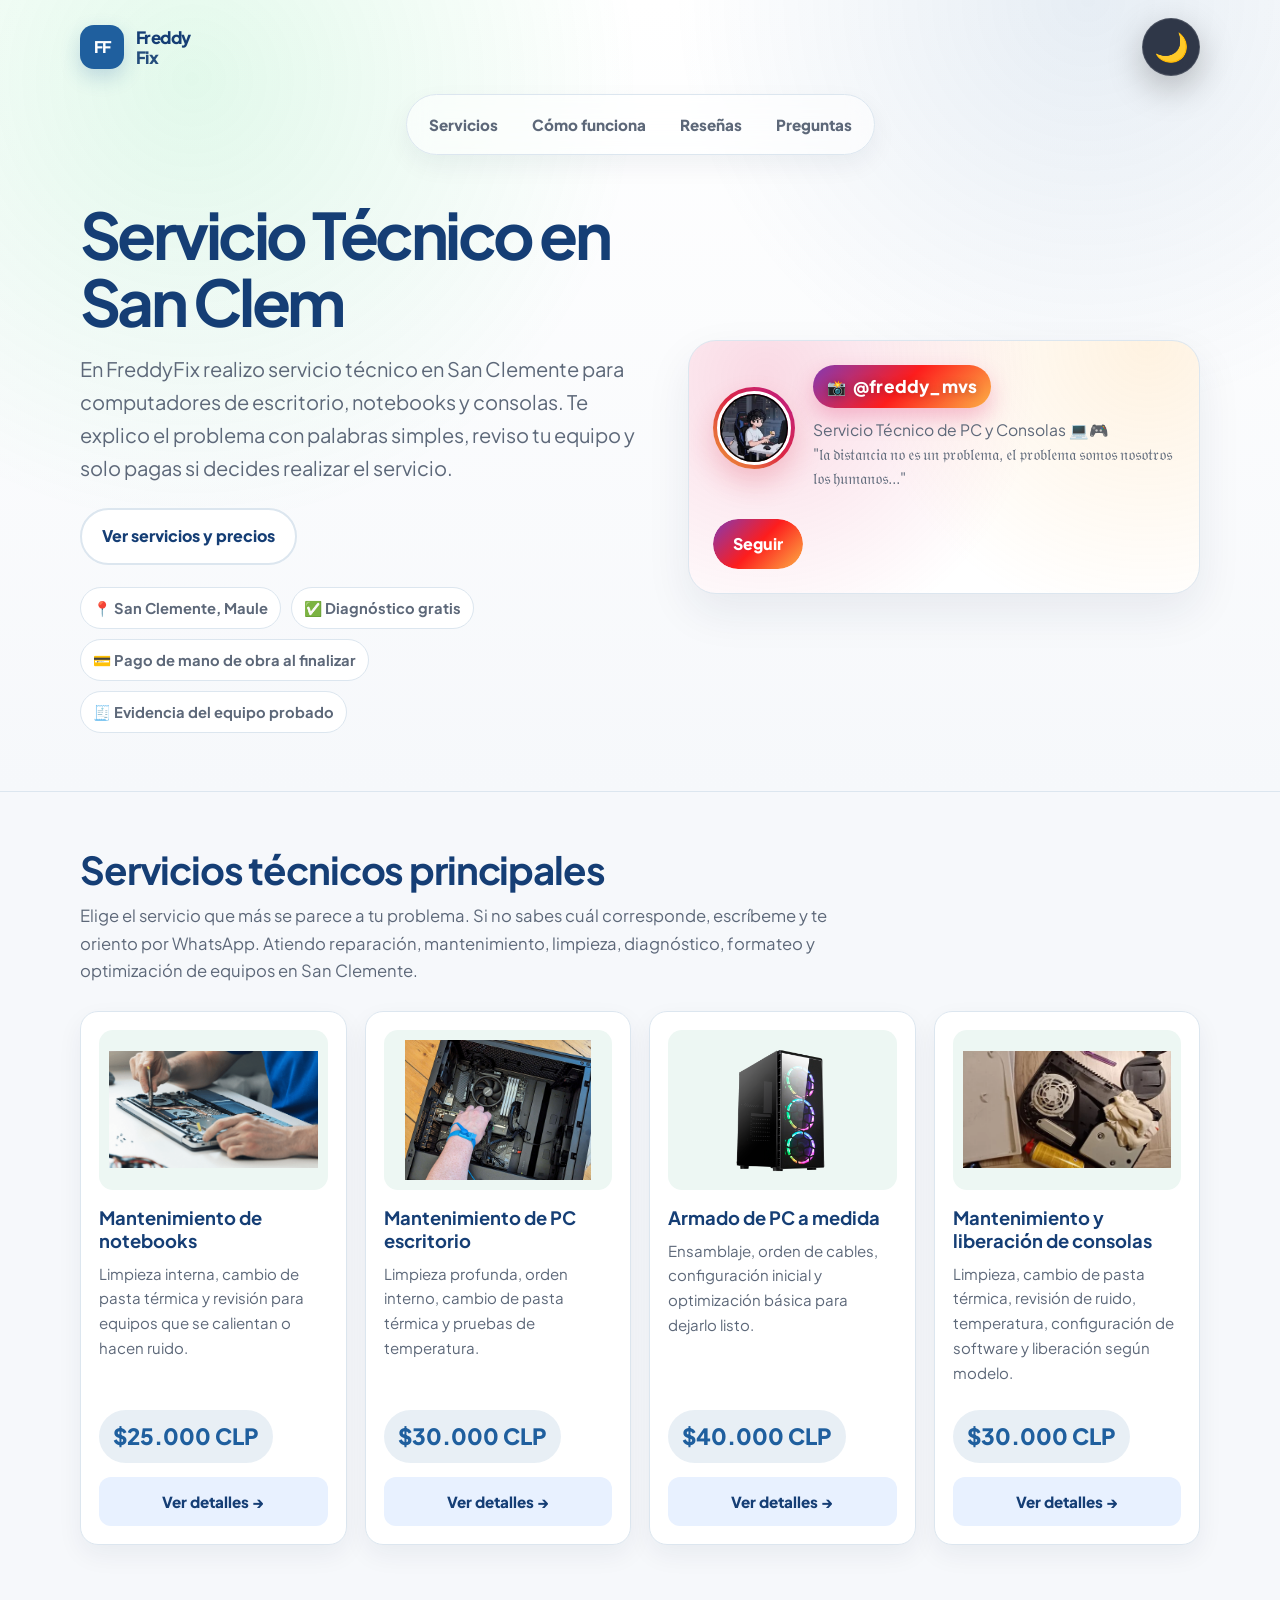
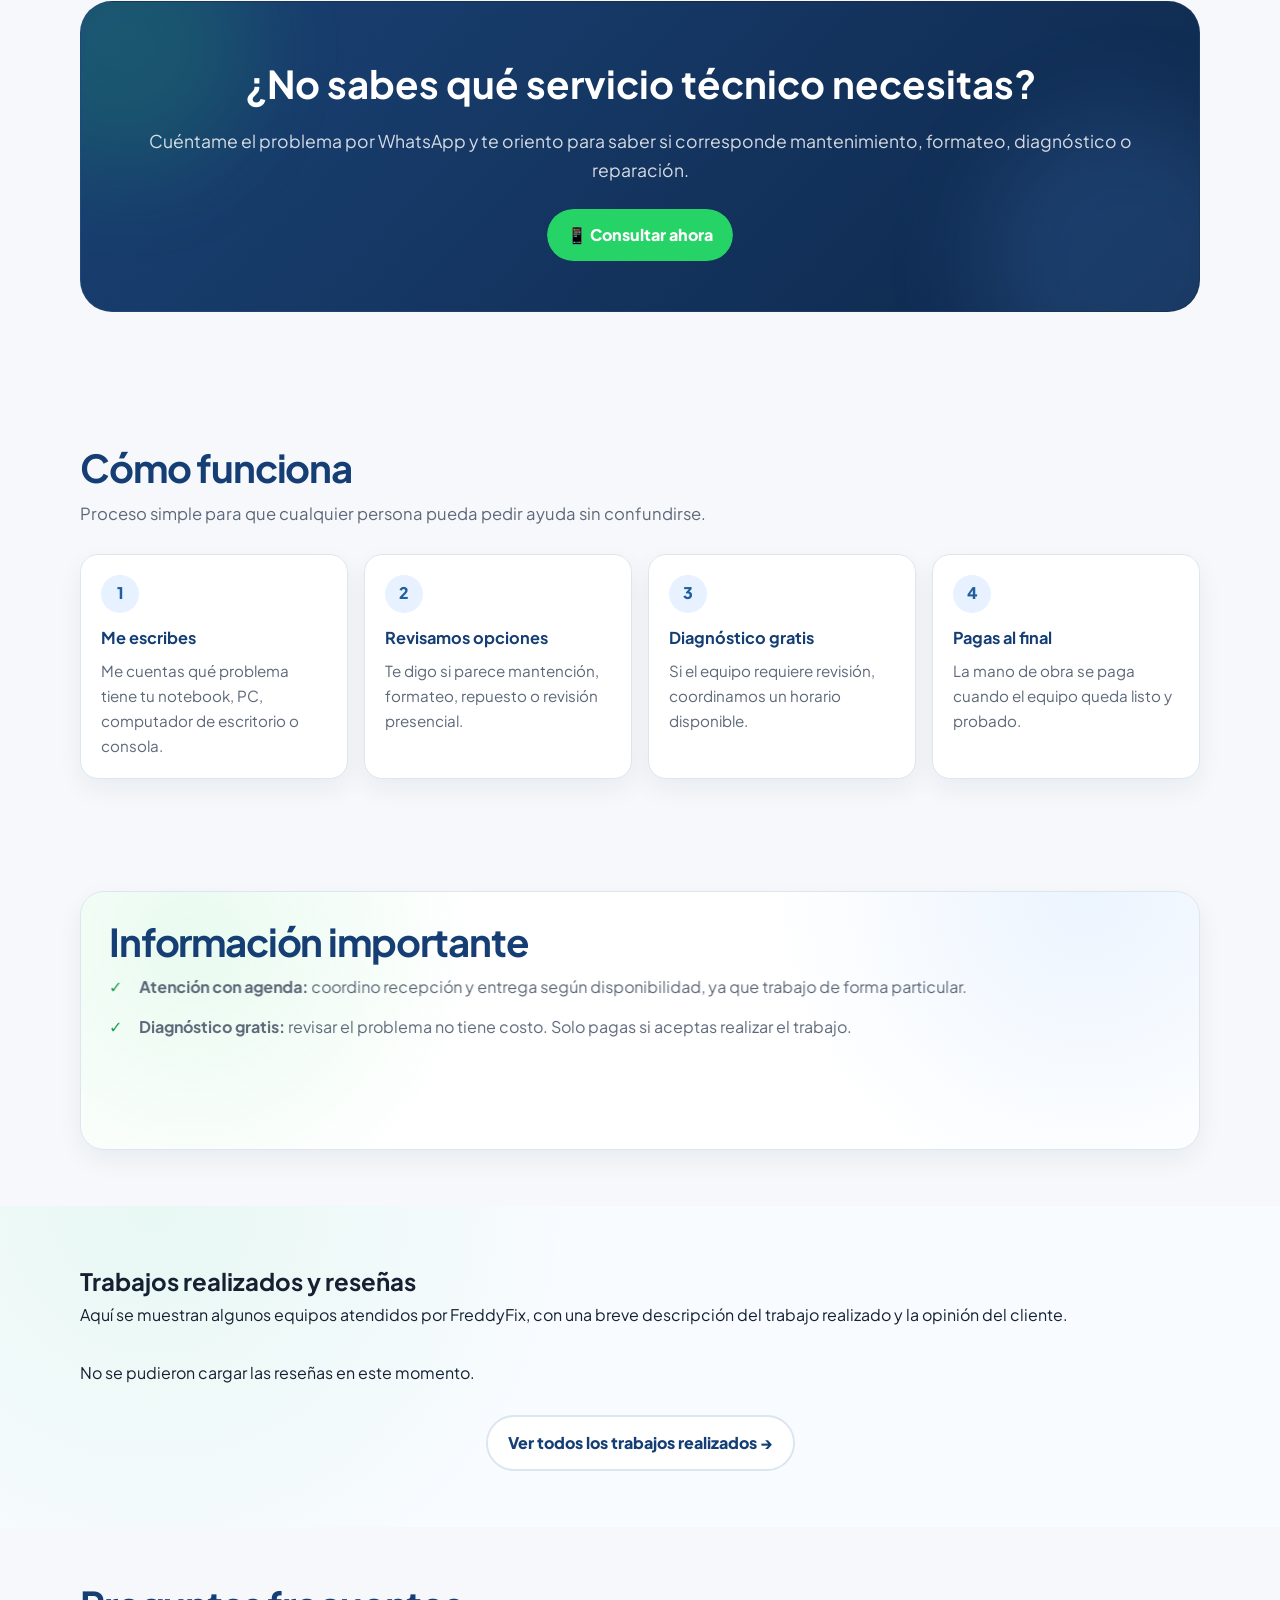
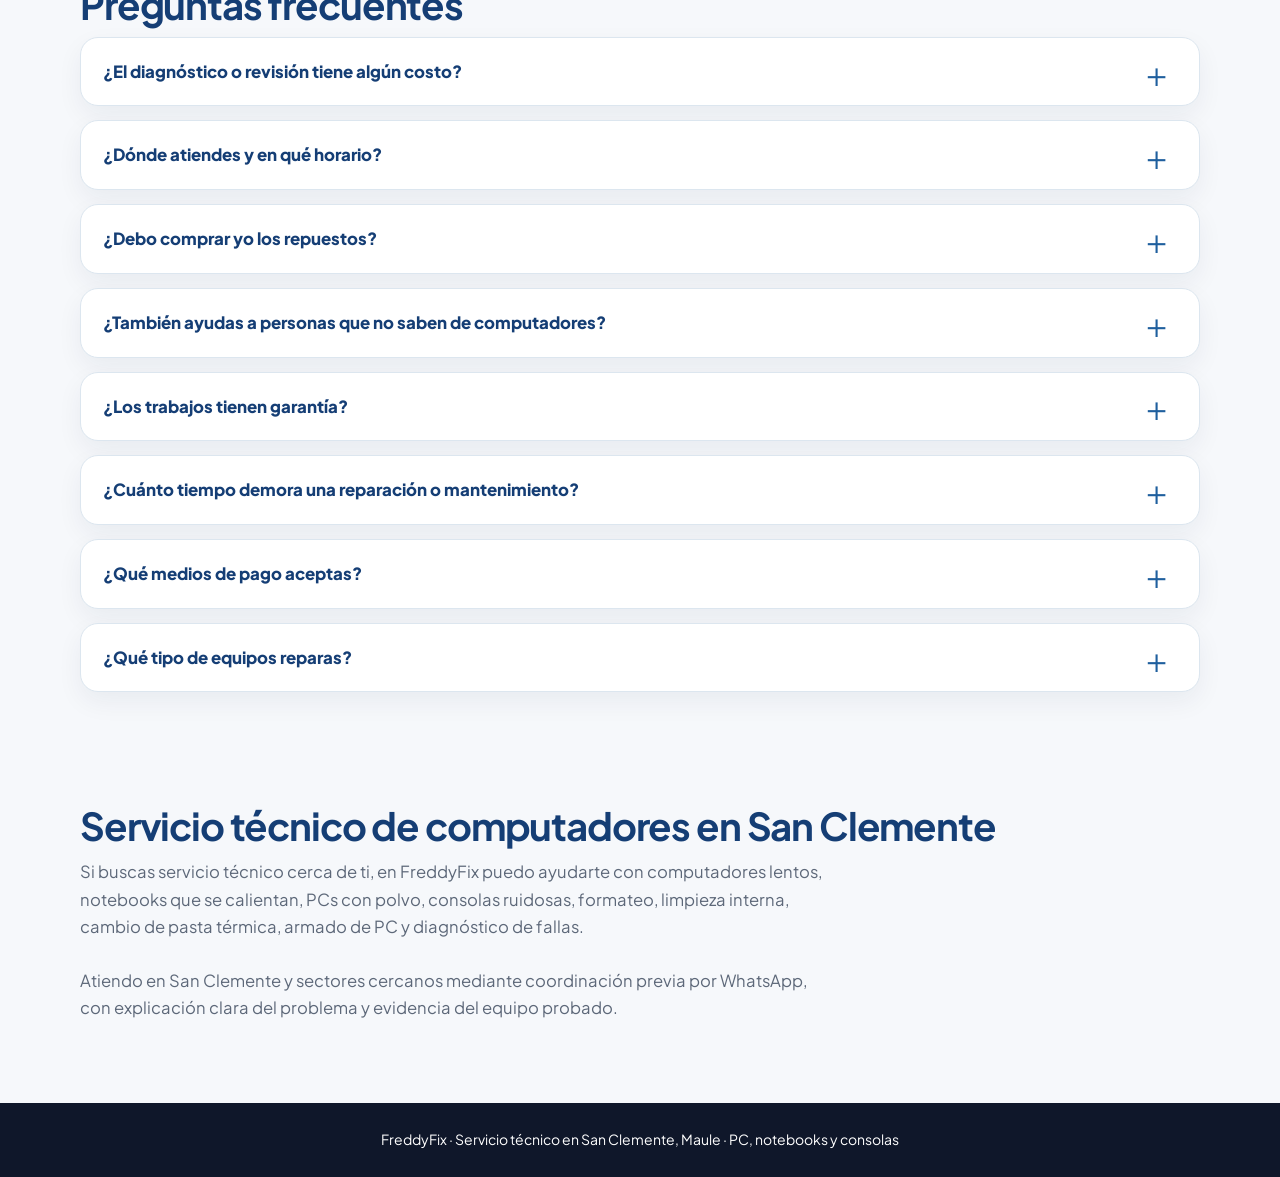
<file: index.html>
<!DOCTYPE html>
<html lang="es">
<head>
    <meta charset="UTF-8">
    <meta name="viewport" content="width=device-width, initial-scale=1.0">
    <link rel="canonical" href="https://www.freddyfix.cl/">
    <meta name="robots" content="index, follow">
    <title>Servicio Técnico en San Clemente | PC, Notebooks y Consolas - FreddyFix</title>
    <meta name="description" content="Servicio técnico en San Clemente para PC, notebooks y consolas. Mantenimiento, limpieza, formateo, diagnóstico, armado de PC y optimización con atención por WhatsApp.">
    <meta name="keywords" content="Freddy Fix, FreddyFix, servicio técnico San Clemente, servicio técnico PC San Clemente, reparación de computadores San Clemente, reparación de notebooks, mantenimiento de notebooks, mantenimiento de PC, armado de PC, servicio técnico consolas San Clemente, formateo de computadores">

<meta property="og:title" content="Servicio Técnico en San Clemente | FreddyFix">
<meta property="og:description" content="Servicio técnico para PC, notebooks y consolas en San Clemente. Mantenimiento, limpieza, diagnóstico, armado de PC y atención por WhatsApp.">
<meta property="og:type" content="website">
<meta property="og:url" content="https://www.freddyfix.cl/">
<meta property="og:site_name" content="FreddyFix">
<meta property="og:image" content="https://www.freddyfix.cl/imagenes/og-freddyfix.png">
<meta property="og:image:width" content="1200">
<meta property="og:image:height" content="630">
    

    <link rel="icon" href="https://www.freddyfix.cl/favicon.svg" type="image/svg+xml">
    <link rel="icon" href="https://www.freddyfix.cl/favicon.png" type="image/png">
    <link rel="shortcut icon" href="https://www.freddyfix.cl/favicon.png" type="image/png">
    <link rel="manifest" href="/site.webmanifest">
    <link rel="apple-touch-icon" href="https://www.freddyfix.cl/favicon.png">
    <meta name="theme-color" content="#1f5f9e">

    <link rel="stylesheet" href="/style.css?v=13">

<style>
/* Instagram dentro del hero */
.hero-instagram-card {
    position: relative;
    overflow: hidden;
    border: 1px solid var(--line);
    border-radius: 28px;
    padding: 24px;
    background:
        radial-gradient(circle at 15% 15%, rgba(225, 48, 108, .18), transparent 17rem),
        radial-gradient(circle at 90% 0%, rgba(252, 176, 69, .16), transparent 18rem),
        var(--surface);
    box-shadow: var(--shadow);
}

.hero-instagram-card::before {
    content: "";
    position: absolute;
    inset: 0;
    background: linear-gradient(120deg, transparent, rgba(255,255,255,.16), transparent);
    transform: translateX(-120%);
    animation: heroInstagramGlow 6s ease-in-out infinite;
    pointer-events: none;
}

@keyframes heroInstagramGlow {
    0%, 55% { transform: translateX(-120%); }
    75%, 100% { transform: translateX(120%); }
}

.hero-instagram-link {
    position: relative;
    z-index: 1;
    display: flex;
    text-decoration: none;
    color: inherit;
}

.hero-instagram-card .ig-profile {
    width: 100%;
    display: grid;
    grid-template-columns: auto 1fr;
    align-items: center;
    gap: 18px;
}

.hero-instagram-card .ig-avatar-ring {
    width: 112px;
    height: 112px;
    min-width: 112px;
    min-height: 112px;
    border-radius: 50%;
    padding: 4px;
    background: linear-gradient(45deg, #f09433, #e6683c, #dc2743, #cc2366, #bc1888);
    overflow: hidden;
    box-shadow: 0 14px 28px rgba(220, 39, 67, .22);
}

.hero-instagram-card .ig-avatar {
    width: 100%;
    height: 100%;
    display: block;
    border-radius: 50%;
    object-fit: cover;
    object-position: center;
    border: 3px solid var(--surface);
}

.hero-instagram-card .instagram-label {
    display: inline-flex;
    align-items: center;
    width: fit-content;
    margin-bottom: 10px;
    padding: 7px 14px;
    border-radius: 999px;
    color: #ffffff;
    background: linear-gradient(135deg, #833ab4, #fd1d1d, #fcb045);
    font-size: 1.08rem;
    font-weight: 900;
    letter-spacing: .01em;
    box-shadow: 0 10px 22px rgba(225, 48, 108, .28);
    text-shadow: 0 1px 8px rgba(0,0,0,.25);
}

.hero-instagram-card .instagram-label::before {
    content: "📸";
    margin-right: 7px;
    font-size: .95rem;
}

.hero-instagram-card .ig-bio-real {
    margin: 0;
    color: var(--muted);
    font-size: .98rem;
    line-height: 1.55;
}

.hero-instagram-btn {
    grid-column: 1 / -1;
    justify-self: start;
    margin-top: 10px;
}

body.dark-mode .hero-instagram-card .ig-avatar {
    border-color: var(--surface);
}

body.dark-mode .hero-instagram-card .ig-bio-real {
    color: #dbeafe;
}

@media (hover: hover) {
    .hero-instagram-card {
        transition: transform .25s ease, box-shadow .25s ease, border-color .25s ease;
    }

    .hero-instagram-card:hover {
        transform: translateY(-6px);
        border-color: rgba(225, 48, 108, .45);
        box-shadow: 0 24px 50px rgba(225, 48, 108, .16);
    }

    .hero-instagram-card:hover .ig-avatar-ring {
        transform: scale(1.04) rotate(4deg);
    }
}

@media (max-width: 720px) {
    .hero-instagram-card .ig-profile {
        grid-template-columns: 1fr;
        text-align: center;
        justify-items: center;
    }

    .hero-instagram-btn {
        justify-self: stretch;
        width: 100%;
    }
}
</style>

<script type="application/ld+json">
{
  "@context": "https://schema.org",
  "@type": "ComputerRepair",
  "name": "FreddyFix",
  "url": "https://www.freddyfix.cl/",
  "image": "https://www.freddyfix.cl/imagenes/og-freddyfix.png",
  "description": "Servicio técnico en San Clemente para PC, notebooks y consolas. Mantenimiento, limpieza, diagnóstico, formateo, armado de PC y optimización.",
  "areaServed": {
    "@type": "City",
    "name": "San Clemente"
  },
  "address": {
    "@type": "PostalAddress",
    "addressLocality": "San Clemente",
    "addressRegion": "Maule",
    "addressCountry": "CL"
  },
  "contactPoint": {
    "@type": "ContactPoint",
    "telephone": "+56 9 5685 6850",
    "contactType": "customer service",
    "availableLanguage": "Spanish"
  },
  "sameAs": [
    "https://www.instagram.com/Freddy_mvs/"
  ],
  "makesOffer": [
    {
      "@type": "Offer",
      "itemOffered": {
        "@type": "Service",
        "name": "Mantenimiento de notebooks"
      }
    },
    {
      "@type": "Offer",
      "itemOffered": {
        "@type": "Service",
        "name": "Mantenimiento de PC de escritorio"
      }
    },
    {
      "@type": "Offer",
      "itemOffered": {
        "@type": "Service",
        "name": "Armado de PC"
      }
    },
    {
      "@type": "Offer",
      "itemOffered": {
        "@type": "Service",
        "name": "Mantenimiento y liberación de consolas"
      }
    }
  ]
}
</script>

</head>

<body>

<a class="skip-link" href="#servicios">Saltar a servicios</a>

<header class="site-header">
    <div class="container">
        <nav class="nav" aria-label="Navegación principal">
            <a class="logo" href="index.html" aria-label="FreddyFix inicio">
                <span class="logo-mark">FF</span>
                <span class="logo-text">
                    <span>Freddy</span>
                    <span>Fix</span>
                </span>
            </a>
             <button id="theme-toggle" class="theme-toggle" type="button" aria-label="Cambiar modo oscuro">
                🌙
            </button>
        </nav>
            <div class="nav-links">
                <a href="#servicios">Servicios</a>
                <a href="#como-funciona">Cómo funciona</a>
                <a href="#trabajos-resenas">Reseñas</a>
                <a href="#preguntas">Preguntas</a>
            </div>

        <section class="hero">
            <div class="hero-content">
                <h1>Servicio Técnico en San Clemente para PC, Notebooks y Consolas</h1>
                <p>
                    En FreddyFix realizo servicio técnico en San Clemente para computadores de escritorio, notebooks y consolas.
                    Te explico el problema con palabras simples, reviso tu equipo y solo pagas si decides realizar el servicio.
                </p>

                <div class="hero-actions">
                    <a class="btn-secondary" href="#servicios">Ver servicios y precios</a>
                </div>

                <ul class="trust-list" aria-label="Beneficios principales">
                    <li>📍 San Clemente, Maule</li>
                    <li>✅ Diagnóstico gratis</li>
                    <li>💳 Pago de mano de obra al finalizar</li>
                    <li>🧾 Evidencia del equipo probado</li>
                </ul>
            </div>
            <aside class="hero-instagram-card" aria-label="Instagram FreddyFix">
                <a href="https://www.instagram.com/Freddy_mvs/" target="_blank" rel="noopener" class="hero-instagram-link">
                    <div class="ig-profile">
                        <div class="ig-avatar-ring">
                            <img src="imagenes/tu_foto_de_perfil.jpeg" alt="freddy_mvs" class="ig-avatar">
                        </div>

                        <div class="ig-info">
                            <div class="ig-header">
                                <span class="instagram-label">@freddy_mvs</span>
                            </div>

                            <p class="ig-bio-real">
                                Servicio Técnico de PC y Consolas 💻🎮<br>
                                "𝔩𝔞 𝔡𝔦𝔰𝔱𝔞𝔫𝔠𝔦𝔞 𝔫𝔬 𝔢𝔰 𝔲𝔫 𝔭𝔯𝔬𝔟𝔩𝔢𝔪𝔞, 𝔢𝔩 𝔭𝔯𝔬𝔟𝔩𝔢𝔪𝔞 𝔰𝔬𝔪𝔬𝔰 𝔫𝔬𝔰𝔬𝔱𝔯𝔬𝔰 𝔩𝔬𝔰 𝔥𝔲𝔪𝔞𝔫𝔬𝔰..."
                            </p>
                        </div>

                        <div class="instagram-btn hero-instagram-btn">
                            Seguir
                        </div>
                    </div>
                </a>
            </aside>
        </section>
    </div>
</header>

<main id="contenido">

    <section class="section" id="servicios">
        <div class="container">
            <h2 class="section-title">Servicios técnicos principales</h2>
            <p class="section-lead">
                Elige el servicio que más se parece a tu problema. Si no sabes cuál corresponde, escríbeme y te oriento por WhatsApp.
                Atiendo reparación, mantenimiento, limpieza, diagnóstico, formateo y optimización de equipos en San Clemente.
            </p>

            <div class="catalog">
                <a href="mantenimiento-notebooks.html" class="card">
                    <img src="imagenes/reparacion_laptop.webp" alt="Notebook en reparación">
                    <h3>Mantenimiento de notebooks</h3>
                    <p>Limpieza interna, cambio de pasta térmica y revisión para equipos que se calientan o hacen ruido.</p>
                    <span class="price"> $25.000 CLP</span>
                    <span class="card-link">Ver detalles →</span>
                </a>

                <a href="mantenimiento-pc-escritorio.html" class="card">
                    <img src="imagenes/Mantenimiento_pc.jpg" alt="Computador de escritorio en mantenimiento">
                    <h3>Mantenimiento de PC escritorio</h3>
                    <p>Limpieza profunda, orden interno, cambio de pasta térmica y pruebas de temperatura.</p>
                    <span class="price"> $30.000 CLP</span>
                    <span class="card-link">Ver detalles →</span>
                </a>

                <a href="armado-pc.html" class="card">
                    <img src="imagenes/Pc_escrtorio.png" alt="Computador armado a medida">
                    <h3>Armado de PC a medida</h3>
                    <p>Ensamblaje, orden de cables, configuración inicial y optimización básica para dejarlo listo.</p>
                    <span class="price"> $40.000 CLP</span>
                    <span class="card-link">Ver detalles →</span>
                </a>

                <a href="consolas.html" class="card">
                    <img src="imagenes/consolas.webp" alt="Consolas de videojuegos">
                    <h3>Mantenimiento y liberación de consolas</h3>
                    <p>Limpieza, cambio de pasta térmica, revisión de ruido, temperatura, configuración de software y liberación según modelo.</p>
                    <span class="price"> $30.000 CLP</span>
                    <span class="card-link">Ver detalles →</span>
                </a>
            </div>
        </div>
    </section>

<section class="container">
        <div class="final-cta">
            <h2>¿No sabes qué servicio técnico necesitas?</h2>
            <p>Cuéntame el problema por WhatsApp y te oriento para saber si corresponde mantenimiento, formateo, diagnóstico o reparación.</p>
            <a class="btn-primary" href="https://wa.me/56956856850?text=Hola%20Freddy%2C%20no%20s%C3%A9%20qu%C3%A9%20servicio%20necesito.%20%C2%BFMe%20puedes%20orientar%3F" target="_blank" rel="noopener">
                📱 Consultar ahora
            </a>
        </div>
    </section>

    <section class="section" id="como-funciona">
        <div class="container">
            <h2 class="section-title">Cómo funciona</h2>
            <p class="section-lead">Proceso simple para que cualquier persona pueda pedir ayuda sin confundirse.</p>

            <div class="steps">
                <article class="step">
                    <span>1</span>
                    <h3>Me escribes</h3>
                    <p>Me cuentas qué problema tiene tu notebook, PC, computador de escritorio o consola.</p>
                </article>
                <article class="step">
                    <span>2</span>
                    <h3>Revisamos opciones</h3>
                    <p>Te digo si parece mantención, formateo, repuesto o revisión presencial.</p>
                </article>
                <article class="step">
                    <span>3</span>
                    <h3>Diagnóstico gratis</h3>
                    <p>Si el equipo requiere revisión, coordinamos un horario disponible.</p>
                </article>
                <article class="step">
                    <span>4</span>
                    <h3>Pagas al final</h3>
                    <p>La mano de obra se paga cuando el equipo queda listo y probado.</p>
                </article>
            </div>
        </div>
    </section>

<section class="section" id="confianza">
    <div class="container">
        <div class="info-box fade-up">
            <h2 class="section-title">Información importante</h2>
            <ul>
                <li><strong>Atención con agenda:</strong> coordino recepción y entrega según disponibilidad, ya que trabajo de forma particular.</li>
                <li><strong>Diagnóstico gratis:</strong> revisar el problema no tiene costo. Solo pagas si aceptas realizar el trabajo.</li>
                <li><strong>Repuestos a pedido:</strong> si tu equipo necesita piezas, te aviso el valor antes de comprar cualquier componente.</li>
                <li><strong>Transparencia:</strong> entrego evidencia del equipo funcionando, limpio o probado según el servicio realizado.</li>
            </ul>
        </div>
    </div>
</section>

<section class="trabajos-resenas-section" id="trabajos-resenas">
    <div class="section-header">
        <h2>Trabajos realizados y reseñas</h2>
        <p>
            Aquí se muestran algunos equipos atendidos por FreddyFix, con una breve descripción del trabajo realizado y la opinión del cliente.
        </p>
    </div>

    <div id="trabajos-resenas-container" class="trabajos-resenas-grid"></div>

    <div class="ver-todos-trabajos">
        <a href="/trabajos.html" class="btn-secondary">Ver todos los trabajos realizados →</a>
    </div>
</section>

    <section class="section" id="preguntas">
        <div class="container">
            <h2 class="section-title">Preguntas frecuentes</h2>
            <div class="faq">
                <details>
                    <summary>¿El diagnóstico o revisión tiene algún costo?</summary>
                    <p>¡El diagnóstico es sin costo! Primero reviso a fondo tu equipo para identificar la falla, te explico el problema con claridad y te propongo la solución más conveniente. Solo pagas la mano de obra si decides realizar la reparación o mantenimiento conmigo.Si decides no hacer el arreglo, te devuelvo tu equipo sin ningún cobro.</p>
                </details>
                <details>
                    <summary>¿Dónde atiendes y en qué horario?</summary>
                    <p>Trabajo desde mi taller particular ubicado en San Clemente. Debido a mis horarios académicos universitarios, la recepción y entrega de equipos se realiza de manera exclusiva mediante previa coordinación. Te invito a escribirme por WhatsApp para agendar el horario que mejor nos acomode.</p>
                </details>
                <details>
                    <summary>¿Debo comprar yo los repuestos?</summary>
                    <p>Para evitar problemas logísticos o errores en los componentes, es preferible que yo gestione la compra del repuesto. Primero te indicaré el costo exacto para que realices el pago por adelantado. De esta manera, la pieza llegará directo a mi taller y todo el proceso será mucho más rápido y seguro para ti.</p>
                </details>
                <details>
                    <summary>¿También ayudas a personas que no saben de computadores?</summary>
                    <p>¡Claro que sí! Mi objetivo es hacer la tecnología fácil de entender. Te explico todo con palabras sencillas y sin tecnicismos, para ayudarte a tomar la mejor decisión con total confianza.</p>
                </details>
                <details>
                    <summary>¿Los trabajos tienen garantía?</summary>
                    <p>Esta dependerá del fabricante o de la tienda donde los compremos. Si un componente nuevo presenta alguna falla de fábrica, te ayudaré a gestionar el cambio con la tienda para instalar la pieza correcta sin problemas.</p>
                </details>

                <details>
                    <summary>¿Cuánto tiempo demora una reparación o mantenimiento?</summary>
                    <p>El tiempo varía según el servicio. Un mantenimiento estándar suele ser rápido. Sin embargo, si necesitamos encargar repuestos que deben llegar por envío, o si mis horarios universitarios están más ajustados esa semana, podría tomar algunos días adicionales. Siempre te mantendré informado del estado y los tiempos exactos de tu equipo.</p>
                </details>

                <details>
                    <summary>¿Qué medios de pago aceptas?</summary>
                    <p>Acepto pagos en efectivo y transferencias bancarias a mi CuentaRUT.</p>
                </details>

                <details>
                    <summary>¿Qué tipo de equipos reparas?</summary>
                    <p>Me especializo en el diagnóstico, reparación y mantenimiento de computadores de escritorio (PC), notebooks (laptops) y consolas de videojuegos, No trabajo con celulares ni tablets o con equipos marca Apple</p>
                </details>

                </div>
        </div>
    </section>
    <section class="section" id="servicio-tecnico-san-clemente">
        <div class="container">
            <h2 class="section-title">Servicio técnico de computadores en San Clemente</h2>
            <p class="section-lead">
                Si buscas servicio técnico cerca de ti, en FreddyFix puedo ayudarte con computadores lentos,
                notebooks que se calientan, PCs con polvo, consolas ruidosas, formateo, limpieza interna,
                cambio de pasta térmica, armado de PC y diagnóstico de fallas.
            </p>
            <p class="section-lead">
                Atiendo en San Clemente y sectores cercanos mediante coordinación previa por WhatsApp,
                con explicación clara del problema y evidencia del equipo probado.
            </p>
        </div>
    </section>

</main>
<footer class="footer">
    <p>FreddyFix · Servicio técnico en San Clemente, Maule · PC, notebooks y consolas</p>
</footer>
<script src="comentarios.js"></script>

<script>
    // --- LÓGICA DEL MODO OSCURO (ONDA DE EXPANSIÓN Y CONTRACCIÓN) ---
    const themeToggle = document.getElementById("theme-toggle");
    const savedTheme = localStorage.getItem("freddyfix-theme");

    if (savedTheme === "dark") {
        document.body.classList.add("dark-mode");
        if (themeToggle) themeToggle.textContent = "☀️";
    }

    if (themeToggle) {
        themeToggle.addEventListener("click", (e) => {
            const isCurrentlyDark = document.body.classList.contains("dark-mode");
            const goingToDark = !isCurrentlyDark;

            if (!document.startViewTransition) {
                document.body.classList.toggle("dark-mode");
                localStorage.setItem("freddyfix-theme", goingToDark ? "dark" : "light");
                themeToggle.textContent = goingToDark ? "☀️" : "🌙";
                return;
            }

            const x = e.clientX || innerWidth / 2;
            const y = e.clientY || innerHeight / 2;
            const endRadius = Math.hypot(
                Math.max(x, innerWidth - x),
                Math.max(y, innerHeight - y)
            );

            if (!goingToDark) {
                document.documentElement.classList.add("return-light");
            }

            const transition = document.startViewTransition(() => {
                document.body.classList.toggle("dark-mode");
                localStorage.setItem("freddyfix-theme", goingToDark ? "dark" : "light");
                themeToggle.textContent = goingToDark ? "☀️" : "🌙";
            });

            transition.ready.then(() => {
                const clipPath = [
                    `circle(0px at ${x}px ${y}px)`,
                    `circle(${endRadius}px at ${x}px ${y}px)`
                ];

                document.documentElement.animate(
                    {
                        clipPath: goingToDark ? clipPath : [...clipPath].reverse()
                    },
                    {
                        duration: 600,
                        easing: "ease-in-out",
                        pseudoElement: goingToDark
                            ? "::view-transition-new(root)"
                            : "::view-transition-old(root)"
                    }
                );
            });

            transition.finished.then(() => {
                document.documentElement.classList.remove("return-light");
            });
        });
    }

    // --- ANIMACIONES GENERALES AL HACER SCROLL ---
    const elementosAnimados = document.querySelectorAll(
        ".section, .card, .step, details, .final-cta, .instagram-banner-content"
    );

    elementosAnimados.forEach((elemento) => {
        elemento.classList.add("fade-up");
    });

    const observerAnimaciones = new IntersectionObserver((entradas) => {
        entradas.forEach((entrada) => {
            if (entrada.isIntersecting) {
                entrada.target.classList.add("show");
                observerAnimaciones.unobserve(entrada.target);
            }
        });
    }, {
        threshold: 0.12
    });

    elementosAnimados.forEach((elemento) => {
        observerAnimaciones.observe(elemento);
    });

    // --- CASCADA REAL PARA INFORMACIÓN IMPORTANTE ---
    const infoBoxes = document.querySelectorAll(".info-box");

    const observerInfoBox = new IntersectionObserver((entradas) => {
        entradas.forEach((entrada) => {
            if (entrada.isIntersecting) {
                const caja = entrada.target;
                const items = caja.querySelectorAll("li");

                caja.classList.add("info-visible");

                items.forEach((item, index) => {
                    setTimeout(() => {
                        item.classList.add("info-item-visible");
                    }, 200 + index * 180);
                });

                observerInfoBox.unobserve(caja);
            }
        });
    }, {
        threshold: 0.25
    });

    infoBoxes.forEach((caja) => {
        observerInfoBox.observe(caja);
    });
</script>

<script>
    // --- EFECTO DE ESCRITURA AUTOMÁTICA PARA EL TÍTULO PRINCIPAL ---
    document.addEventListener("DOMContentLoaded", () => {
        const titulo = document.querySelector(".hero-content h1");

        if (titulo) {
            const texto = titulo.textContent;
            titulo.textContent = "";
            titulo.style.opacity = "1";

            let i = 0;

            function escribir() {
                if (i < texto.length) {
                    titulo.textContent += texto.charAt(i);
                    i++;
                    setTimeout(escribir, 45);
                }
            }

            setTimeout(escribir, 300);
        }
    });
</script>
<script>
    document.querySelectorAll(".faq details").forEach((detalle) => {
        const summary = detalle.querySelector("summary");
        const contenidoOriginal = Array.from(detalle.children).filter(
            (child) => child.tagName.toLowerCase() !== "summary"
        );

        const wrapper = document.createElement("div");
        wrapper.className = "faq-content";

        contenidoOriginal.forEach((elemento) => {
            wrapper.appendChild(elemento);
        });

        detalle.appendChild(wrapper);

        summary.addEventListener("click", (e) => {
            e.preventDefault();

            const estaAbierto = detalle.classList.contains("faq-open");

            if (estaAbierto) {
                wrapper.style.maxHeight = wrapper.scrollHeight + "px";

                requestAnimationFrame(() => {
                    wrapper.style.maxHeight = "0px";
                    detalle.classList.remove("faq-open");
                });

                setTimeout(() => {
                    detalle.removeAttribute("open");
                }, 450);
            } else {
                detalle.setAttribute("open", "");
                detalle.classList.add("faq-open");

                wrapper.style.maxHeight = "0px";

                requestAnimationFrame(() => {
                    wrapper.style.maxHeight = wrapper.scrollHeight + "px";
                });
            }
        });
    });
</script>

<script>
    // FAQ con apertura/cierre fluido real
    document.querySelectorAll(".faq details").forEach((detalle) => {
        if (detalle.querySelector(".faq-content")) return;

        const summary = detalle.querySelector("summary");
        const contenidoOriginal = Array.from(detalle.children).filter(
            (child) => child.tagName.toLowerCase() !== "summary"
        );

        const wrapper = document.createElement("div");
        wrapper.className = "faq-content";

        contenidoOriginal.forEach((elemento) => {
            wrapper.appendChild(elemento);
        });

        detalle.appendChild(wrapper);

        summary.addEventListener("click", (e) => {
            e.preventDefault();

            const estaAbierto = detalle.classList.contains("faq-open");

            if (estaAbierto) {
                wrapper.style.maxHeight = wrapper.scrollHeight + "px";

                requestAnimationFrame(() => {
                    wrapper.style.maxHeight = "0px";
                    detalle.classList.remove("faq-open");
                });

                setTimeout(() => {
                    detalle.removeAttribute("open");
                }, 450);
            } else {
                detalle.setAttribute("open", "");
                detalle.classList.add("faq-open");

                wrapper.style.maxHeight = "0px";

                requestAnimationFrame(() => {
                    wrapper.style.maxHeight = wrapper.scrollHeight + "px";
                });
            }
        });
    });
</script>
</body>
</html>
</file>
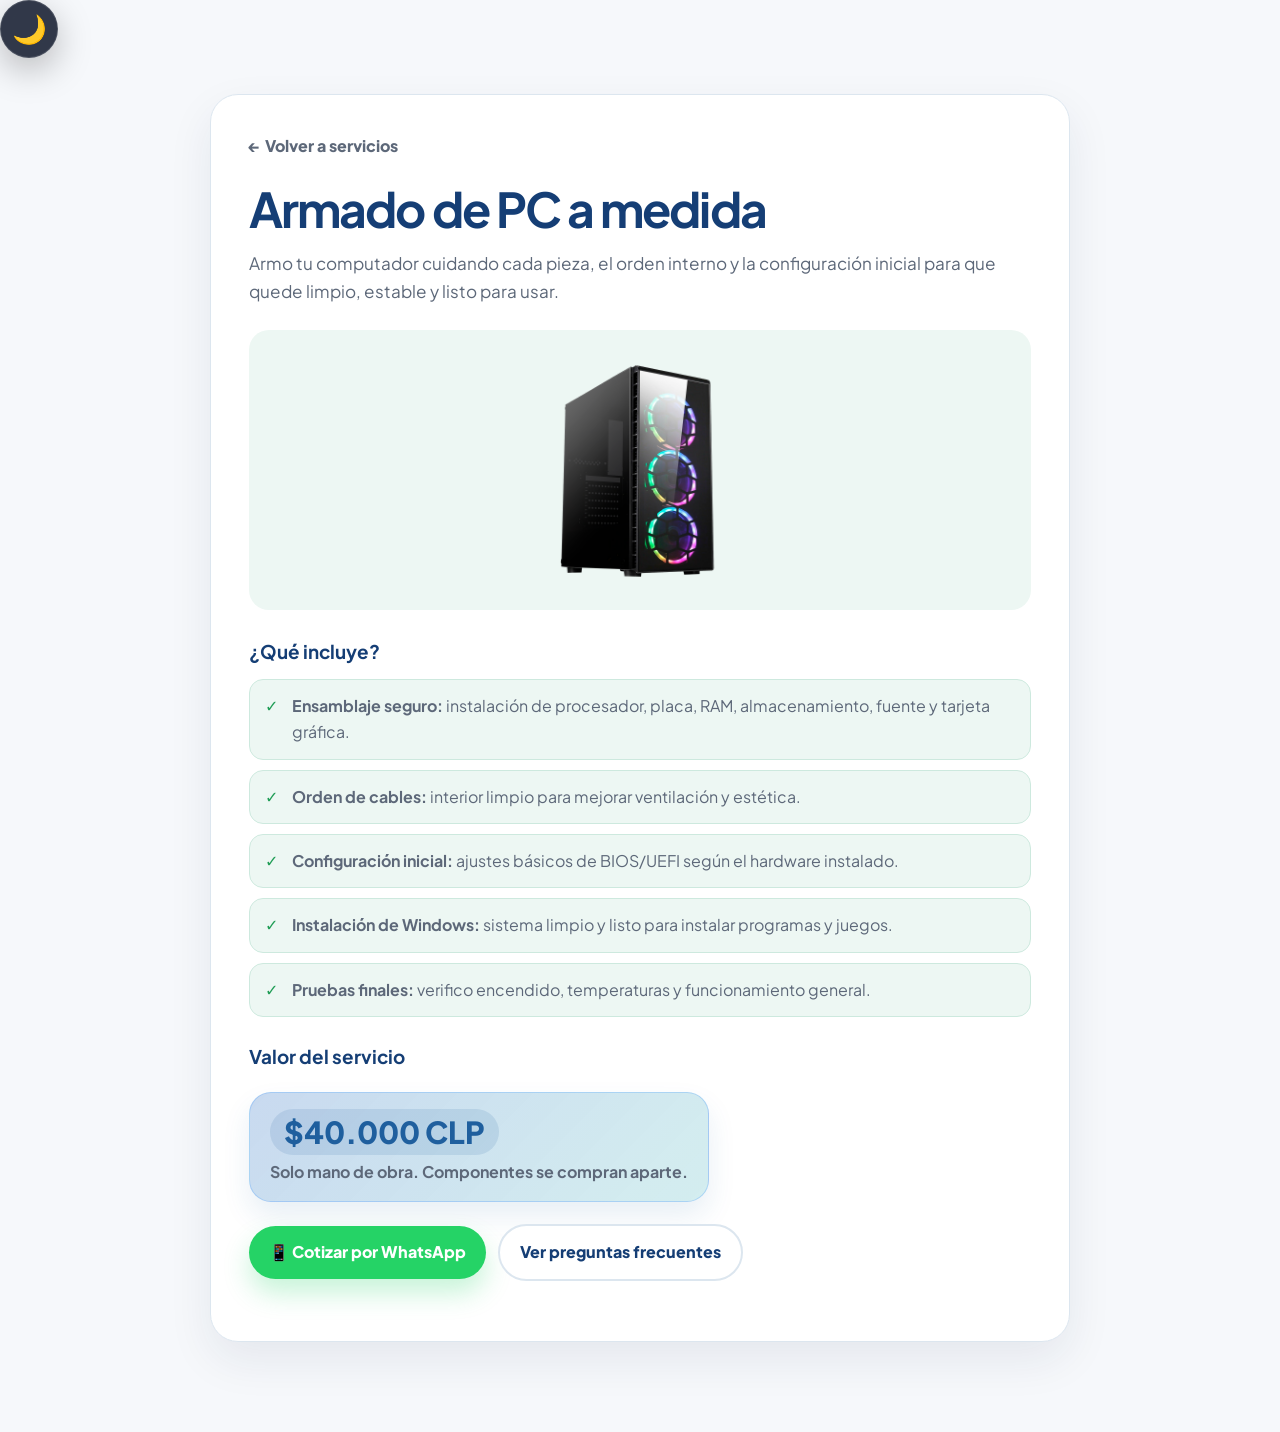
<file: armado-pc.html>
<!DOCTYPE html>
<html lang="es">
<head>
    <meta charset="UTF-8">
    <meta name="viewport" content="width=device-width, initial-scale=1.0">
    <title>Armado de PC a medida | FreddyFix</title>
    <meta name="description" content="Armado de PC a medida en San Clemente. Diagnóstico gratis y atención por WhatsApp.">
    <link rel="stylesheet" href="/style.css?v=13">
    <link rel="icon" href="/favicon.svg" type="image/svg+xml">
    <link rel="icon" href="/favicon.png" type="image/png">
    <link rel="manifest" href="/site.webmanifest">

<style>
/* =========================================================
   FREDDYFIX - ANIMACIONES FORZADAS PARA PÁGINAS DE SERVICIO
   ========================================================= */

body.animaciones-listas .detail-wrapper {
    animation: detalleCajaEntrada .75s cubic-bezier(.2,.8,.2,1) both;
}

body.animaciones-listas .detail-back,
body.animaciones-listas .detail-wrapper h1,
body.animaciones-listas .detail-intro,
body.animaciones-listas .detail-image,
body.animaciones-listas .servicio-adicional,
body.animaciones-listas .detail-wrapper h2,
body.animaciones-listas .price-badge,
body.animaciones-listas .notice,
body.animaciones-listas .detail-actions a {
    opacity: 0;
    transform: translateY(28px);
    animation: detalleSube .72s cubic-bezier(.2,.8,.2,1) both;
}

body.animaciones-listas .detail-back { animation-delay: .08s; }
body.animaciones-listas .detail-wrapper h1 { animation-delay: .16s; }
body.animaciones-listas .detail-intro { animation-delay: .26s; }
body.animaciones-listas .detail-image { animation-delay: .36s; }
body.animaciones-listas .servicio-adicional { animation-delay: .44s; }
body.animaciones-listas .detail-wrapper h2 { animation-delay: .50s; }
body.animaciones-listas .price-badge { animation-delay: .55s; }
body.animaciones-listas .notice { animation-delay: .62s; }

body.animaciones-listas .service-list li {
    opacity: 0;
    transform: translateX(-32px);
    animation: detalleListaEntrada .6s cubic-bezier(.2,.8,.2,1) both;
}

body.animaciones-listas .service-list li:nth-child(1) { animation-delay: .60s; }
body.animaciones-listas .service-list li:nth-child(2) { animation-delay: .75s; }
body.animaciones-listas .service-list li:nth-child(3) { animation-delay: .90s; }
body.animaciones-listas .service-list li:nth-child(4) { animation-delay: 1.05s; }
body.animaciones-listas .service-list li:nth-child(5) { animation-delay: 1.20s; }
body.animaciones-listas .service-list li:nth-child(6) { animation-delay: 1.35s; }

body.animaciones-listas .detail-actions a:nth-child(1) { animation-delay: 1.35s; }
body.animaciones-listas .detail-actions a:nth-child(2) { animation-delay: 1.48s; }

@keyframes detalleCajaEntrada {
    from {
        opacity: 0;
        transform: translateY(26px) scale(.985);
    }
    to {
        opacity: 1;
        transform: translateY(0) scale(1);
    }
}

@keyframes detalleSube {
    from {
        opacity: 0;
        transform: translateY(28px);
    }
    to {
        opacity: 1;
        transform: translateY(0);
    }
}

@keyframes detalleListaEntrada {
    from {
        opacity: 0;
        transform: translateX(-32px);
    }
    to {
        opacity: 1;
        transform: translateX(0);
    }
}

@media (hover: hover) {
    .detail-image,
    .service-list li,
    .notice,
    .price-badge,
    .detail-actions a {
        transition: transform .25s ease, box-shadow .25s ease, border-color .25s ease, filter .25s ease !important;
    }

    .detail-image:hover {
        transform: translateY(-5px) scale(1.025) !important;
        filter: brightness(1.04);
    }

    .service-list li:hover {
        transform: translateX(8px) !important;
        border-color: var(--brand) !important;
        box-shadow: 0 10px 24px rgba(31, 95, 158, .14) !important;
    }

    .notice:hover,
    .price-badge:hover {
        transform: translateY(-4px) scale(1.01) !important;
    }

    .detail-actions a:hover {
        transform: translateY(-3px) scale(1.03) !important;
    }
}

@media (hover: none) {
    body.animaciones-listas .detail-wrapper {
        animation: detalleCajaEntrada .75s cubic-bezier(.2,.8,.2,1) both, detalleFlotaMovil 7s ease-in-out 2s infinite;
    }

    .service-list li:active,
    .notice:active,
    .price-badge:active,
    .detail-actions a:active {
        transform: scale(.97) !important;
        transition: transform .12s ease !important;
    }
}

@keyframes detalleFlotaMovil {
    0%, 100% { transform: translateY(0) scale(1); }
    50% { transform: translateY(-4px) scale(1.002); }
}

@media (prefers-reduced-motion: reduce) {
    body.animaciones-listas .detail-wrapper,
    body.animaciones-listas .detail-back,
    body.animaciones-listas .detail-wrapper h1,
    body.animaciones-listas .detail-intro,
    body.animaciones-listas .detail-image,
    body.animaciones-listas .servicio-adicional,
    body.animaciones-listas .detail-wrapper h2,
    body.animaciones-listas .service-list li,
    body.animaciones-listas .price-badge,
    body.animaciones-listas .notice,
    body.animaciones-listas .detail-actions a {
        animation: none !important;
        opacity: 1 !important;
        transform: none !important;
    }
}
</style>

</head>
<body>
    <button id="theme-toggle" class="theme-toggle" type="button" aria-label="Cambiar modo">
        🌙
    </button>
<main class="detail-wrapper">
    <a href="/index.html#servicios" class="detail-back">← Volver a servicios</a>

    <h1>Armado de PC a medida</h1>
    <p class="detail-intro">Armo tu computador cuidando cada pieza, el orden interno y la configuración inicial para que quede limpio, estable y listo para usar.</p>

    <img class="detail-image" src="/imagenes/Pc_escrtorio.png">

    <h2>¿Qué incluye?</h2>
    <ul class="service-list">
        <li><strong>Ensamblaje seguro:</strong> instalación de procesador, placa, RAM, almacenamiento, fuente y tarjeta gráfica.</li>
        <li><strong>Orden de cables:</strong> interior limpio para mejorar ventilación y estética.</li>
        <li><strong>Configuración inicial:</strong> ajustes básicos de BIOS/UEFI según el hardware instalado.</li>
        <li><strong>Instalación de Windows:</strong> sistema limpio y listo para instalar programas y juegos.</li>
        <li><strong>Pruebas finales:</strong> verifico encendido, temperaturas y funcionamiento general.</li>
    </ul>

    <h2>Valor del servicio</h2>
    <div class="price-badge">
        <span class="price-amount">$40.000 CLP</span>
        <span class="price-note">Solo mano de obra. Componentes se compran aparte.</span>
    </div>

    <div class="detail-actions">
        <a href="https://wa.me/56956856850?text=Hola%20Freddy%2C%20me%20interesa%20cotizar%20un%20armado%20de%20PC%20a%20medida." class="cta-btn" target="_blank" rel="noopener">📱 Cotizar por WhatsApp</a>
        <a href="index.html#preguntas" class="btn-secondary">Ver preguntas frecuentes</a>
    </div>
</main>

<a class="whatsapp-float" href="https://wa.me/56956856850?text=Hola%20Freddy%2C%20me%20interesa%20cotizar%20un%20armado%20de%20PC%20a%20medida." target="_blank" rel="noopener">📱 WhatsApp</a>

<script>
    // Redirección con www
    if (location.hostname === "freddyfix.cl") {
        location.replace("https://www.freddyfix.cl" + location.pathname + location.search + location.hash);
    }

    // Aplicar modo oscuro guardado
    const themeToggle = document.getElementById("theme-toggle");

    if (localStorage.getItem("freddyfix-theme") === "dark") {
        document.body.classList.add("dark-mode");
        if (themeToggle) themeToggle.textContent = "☀️";
    }

    // Botón modo oscuro con onda
    if (themeToggle) {
        themeToggle.addEventListener("click", (e) => {
            const goingToDark = !document.body.classList.contains("dark-mode");

            if (!document.startViewTransition) {
                document.body.classList.toggle("dark-mode");
                localStorage.setItem("freddyfix-theme", goingToDark ? "dark" : "light");
                themeToggle.textContent = goingToDark ? "☀️" : "🌙";
                return;
            }

            const x = e.clientX || innerWidth / 2;
            const y = e.clientY || innerHeight / 2;
            const endRadius = Math.hypot(
                Math.max(x, innerWidth - x),
                Math.max(y, innerHeight - y)
            );

            if (!goingToDark) {
                document.documentElement.classList.add("return-light");
            }

            const transition = document.startViewTransition(() => {
                document.body.classList.toggle("dark-mode");
                localStorage.setItem("freddyfix-theme", goingToDark ? "dark" : "light");
                themeToggle.textContent = goingToDark ? "☀️" : "🌙";
            });

            transition.ready.then(() => {
                const clipPath = [
                    `circle(0px at ${x}px ${y}px)`,
                    `circle(${endRadius}px at ${x}px ${y}px)`
                ];

                document.documentElement.animate(
                    { clipPath: goingToDark ? clipPath : [...clipPath].reverse() },
                    {
                        duration: 600,
                        easing: "ease-in-out",
                        pseudoElement: goingToDark
                            ? "::view-transition-new(root)"
                            : "::view-transition-old(root)"
                    }
                );
            });

            transition.finished.then(() => {
                document.documentElement.classList.remove("return-light");
            });
        });
    }

    // Activar animaciones de la página
    function activarAnimacionesServicio() {
        document.body.classList.add("animaciones-listas");
    }

    if (document.readyState === "loading") {
        document.addEventListener("DOMContentLoaded", activarAnimacionesServicio);
    } else {
        activarAnimacionesServicio();
    }
</script>

</body>
</html>
</file>
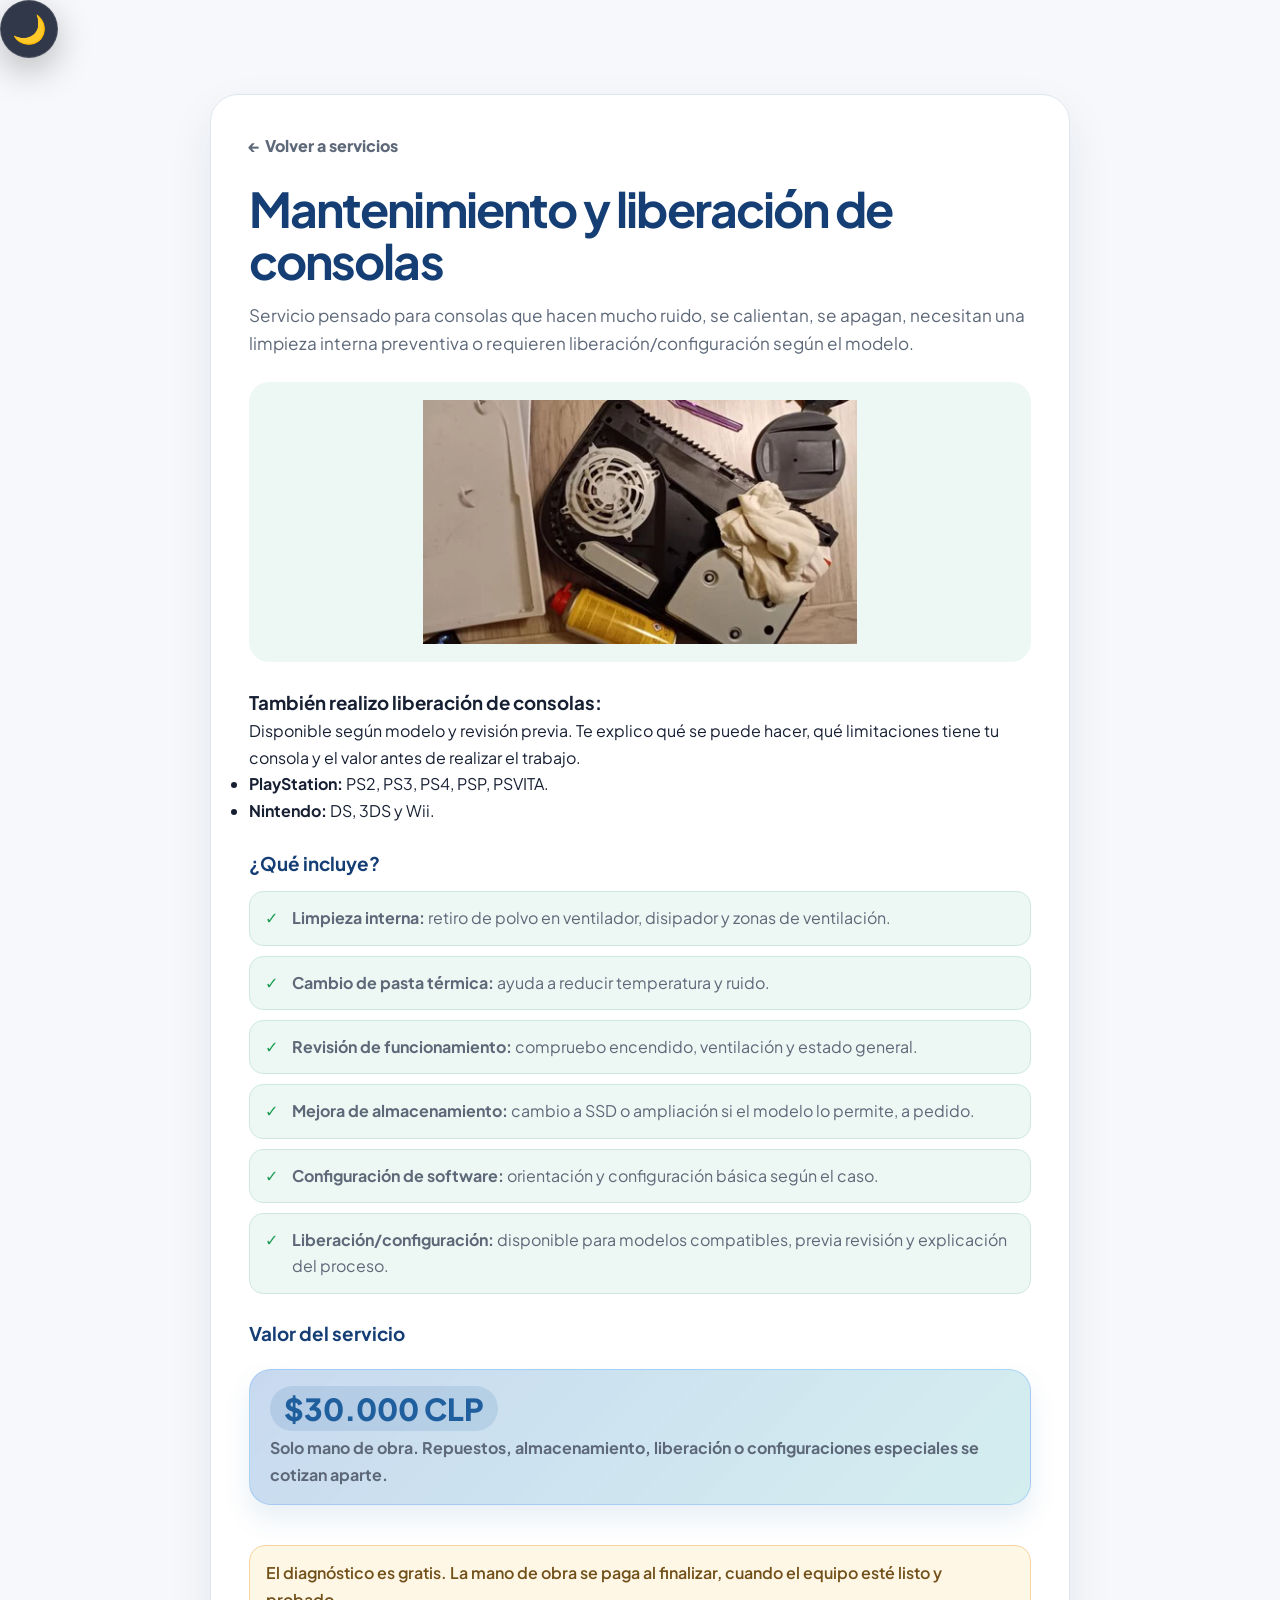
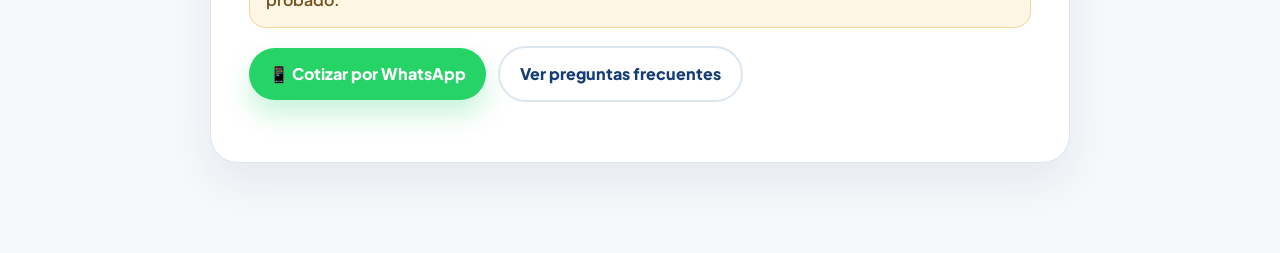
<file: consolas.html>
<!DOCTYPE html>
<html lang="es">
<head>
    <meta charset="UTF-8">
    <meta name="viewport" content="width=device-width, initial-scale=1.0">
    <title>Mantenimiento y liberación de consolas | FreddyFix</title>
    <meta name="description" content="Mantenimiento y liberación de consolas en San Clemente. Limpieza interna, cambio de pasta térmica, revisión de temperatura, configuración y diagnóstico gratis.">
    <link rel="stylesheet" href="/style.css?v=13">
    <link rel="icon" href="/favicon.svg" type="image/svg+xml">
    <link rel="icon" href="/favicon.png" type="image/png">
    <link rel="manifest" href="/site.webmanifest">

<style>
/* =========================================================
   FREDDYFIX - ANIMACIONES FORZADAS PARA PÁGINAS DE SERVICIO
   ========================================================= */

body.animaciones-listas .detail-wrapper {
    animation: detalleCajaEntrada .75s cubic-bezier(.2,.8,.2,1) both;
}

body.animaciones-listas .detail-back,
body.animaciones-listas .detail-wrapper h1,
body.animaciones-listas .detail-intro,
body.animaciones-listas .detail-image,
body.animaciones-listas .servicio-adicional,
body.animaciones-listas .detail-wrapper h2,
body.animaciones-listas .price-badge,
body.animaciones-listas .notice,
body.animaciones-listas .detail-actions a {
    opacity: 0;
    transform: translateY(28px);
    animation: detalleSube .72s cubic-bezier(.2,.8,.2,1) both;
}

body.animaciones-listas .detail-back { animation-delay: .08s; }
body.animaciones-listas .detail-wrapper h1 { animation-delay: .16s; }
body.animaciones-listas .detail-intro { animation-delay: .26s; }
body.animaciones-listas .detail-image { animation-delay: .36s; }
body.animaciones-listas .servicio-adicional { animation-delay: .44s; }
body.animaciones-listas .detail-wrapper h2 { animation-delay: .50s; }
body.animaciones-listas .price-badge { animation-delay: .55s; }
body.animaciones-listas .notice { animation-delay: .62s; }

body.animaciones-listas .service-list li {
    opacity: 0;
    transform: translateX(-32px);
    animation: detalleListaEntrada .6s cubic-bezier(.2,.8,.2,1) both;
}

body.animaciones-listas .service-list li:nth-child(1) { animation-delay: .60s; }
body.animaciones-listas .service-list li:nth-child(2) { animation-delay: .75s; }
body.animaciones-listas .service-list li:nth-child(3) { animation-delay: .90s; }
body.animaciones-listas .service-list li:nth-child(4) { animation-delay: 1.05s; }
body.animaciones-listas .service-list li:nth-child(5) { animation-delay: 1.20s; }
body.animaciones-listas .service-list li:nth-child(6) { animation-delay: 1.35s; }

body.animaciones-listas .detail-actions a:nth-child(1) { animation-delay: 1.35s; }
body.animaciones-listas .detail-actions a:nth-child(2) { animation-delay: 1.48s; }

@keyframes detalleCajaEntrada {
    from {
        opacity: 0;
        transform: translateY(26px) scale(.985);
    }
    to {
        opacity: 1;
        transform: translateY(0) scale(1);
    }
}

@keyframes detalleSube {
    from {
        opacity: 0;
        transform: translateY(28px);
    }
    to {
        opacity: 1;
        transform: translateY(0);
    }
}

@keyframes detalleListaEntrada {
    from {
        opacity: 0;
        transform: translateX(-32px);
    }
    to {
        opacity: 1;
        transform: translateX(0);
    }
}

@media (hover: hover) {
    .detail-image,
    .service-list li,
    .notice,
    .price-badge,
    .detail-actions a {
        transition: transform .25s ease, box-shadow .25s ease, border-color .25s ease, filter .25s ease !important;
    }

    .detail-image:hover {
        transform: translateY(-5px) scale(1.025) !important;
        filter: brightness(1.04);
    }

    .service-list li:hover {
        transform: translateX(8px) !important;
        border-color: var(--brand) !important;
        box-shadow: 0 10px 24px rgba(31, 95, 158, .14) !important;
    }

    .notice:hover,
    .price-badge:hover {
        transform: translateY(-4px) scale(1.01) !important;
    }

    .detail-actions a:hover {
        transform: translateY(-3px) scale(1.03) !important;
    }
}

@media (hover: none) {
    body.animaciones-listas .detail-wrapper {
        animation: detalleCajaEntrada .75s cubic-bezier(.2,.8,.2,1) both, detalleFlotaMovil 7s ease-in-out 2s infinite;
    }

    .service-list li:active,
    .notice:active,
    .price-badge:active,
    .detail-actions a:active {
        transform: scale(.97) !important;
        transition: transform .12s ease !important;
    }
}

@keyframes detalleFlotaMovil {
    0%, 100% { transform: translateY(0) scale(1); }
    50% { transform: translateY(-4px) scale(1.002); }
}

@media (prefers-reduced-motion: reduce) {
    body.animaciones-listas .detail-wrapper,
    body.animaciones-listas .detail-back,
    body.animaciones-listas .detail-wrapper h1,
    body.animaciones-listas .detail-intro,
    body.animaciones-listas .detail-image,
    body.animaciones-listas .servicio-adicional,
    body.animaciones-listas .detail-wrapper h2,
    body.animaciones-listas .service-list li,
    body.animaciones-listas .price-badge,
    body.animaciones-listas .notice,
    body.animaciones-listas .detail-actions a {
        animation: none !important;
        opacity: 1 !important;
        transform: none !important;
    }
}
</style>

</head>
<body>
    <button id="theme-toggle" class="theme-toggle" type="button" aria-label="Cambiar modo">
        🌙
    </button>
<main class="detail-wrapper">
    <a href="/index.html#servicios" class="detail-back">← Volver a servicios</a>

    <h1>Mantenimiento y liberación de consolas</h1>
    <p class="detail-intro">Servicio pensado para consolas que hacen mucho ruido, se calientan, se apagan, necesitan una limpieza interna preventiva o requieren liberación/configuración según el modelo.</p>

    <img class="detail-image" src="/imagenes/consolas.webp">
   <div class="servicio-adicional">
        <h3>También realizo liberación de consolas:</h3>
        <p>Disponible según modelo y revisión previa. Te explico qué se puede hacer, qué limitaciones tiene tu consola y el valor antes de realizar el trabajo.</p>
        <ul class="lista-consolas">
            <li><strong>PlayStation:</strong> PS2, PS3, PS4, PSP, PSVITA.</li>
            <li><strong>Nintendo:</strong> DS, 3DS y Wii.</li>
        </ul>
    </div>

    <h2>¿Qué incluye?</h2>
    <ul class="service-list">
        <li><strong>Limpieza interna:</strong> retiro de polvo en ventilador, disipador y zonas de ventilación.</li>
        <li><strong>Cambio de pasta térmica:</strong> ayuda a reducir temperatura y ruido.</li>
        <li><strong>Revisión de funcionamiento:</strong> compruebo encendido, ventilación y estado general.</li>
        <li><strong>Mejora de almacenamiento:</strong> cambio a SSD o ampliación si el modelo lo permite, a pedido.</li>
        <li><strong>Configuración de software:</strong> orientación y configuración básica según el caso.</li>
        <li><strong>Liberación/configuración:</strong> disponible para modelos compatibles, previa revisión y explicación del proceso.</li>
    </ul>

    <h2>Valor del servicio</h2>
    <div class="price-badge">
        <span class="price-amount">$30.000 CLP</span>
        <span class="price-note">Solo mano de obra. Repuestos, almacenamiento, liberación o configuraciones especiales se cotizan aparte.</span>
    </div>

    <p class="notice">
        El diagnóstico es gratis. La mano de obra se paga al finalizar, cuando el equipo esté listo y probado.
    </p>

    <div class="detail-actions">
        <a href="https://wa.me/56956856850?text=Hola%20Freddy%2C%20me%20interesa%20consultar%20por%20mantenimiento%20o%20liberaci%C3%B3n%20de%20consola." class="cta-btn" target="_blank" rel="noopener">📱 Cotizar por WhatsApp</a>
        <a href="index.html#preguntas" class="btn-secondary">Ver preguntas frecuentes</a>
    </div>
</main>

<a class="whatsapp-float" href="https://wa.me/56956856850?text=Hola%20Freddy%2C%20me%20interesa%20consultar%20por%20mantenimiento%20o%20liberaci%C3%B3n%20de%20consola." target="_blank" rel="noopener">📱 WhatsApp</a>

<script>
    // Redirección con www
    if (location.hostname === "freddyfix.cl") {
        location.replace("https://www.freddyfix.cl" + location.pathname + location.search + location.hash);
    }

    // Aplicar modo oscuro guardado
    const themeToggle = document.getElementById("theme-toggle");

    if (localStorage.getItem("freddyfix-theme") === "dark") {
        document.body.classList.add("dark-mode");
        if (themeToggle) themeToggle.textContent = "☀️";
    }

    // Botón modo oscuro con onda
    if (themeToggle) {
        themeToggle.addEventListener("click", (e) => {
            const goingToDark = !document.body.classList.contains("dark-mode");

            if (!document.startViewTransition) {
                document.body.classList.toggle("dark-mode");
                localStorage.setItem("freddyfix-theme", goingToDark ? "dark" : "light");
                themeToggle.textContent = goingToDark ? "☀️" : "🌙";
                return;
            }

            const x = e.clientX || innerWidth / 2;
            const y = e.clientY || innerHeight / 2;
            const endRadius = Math.hypot(
                Math.max(x, innerWidth - x),
                Math.max(y, innerHeight - y)
            );

            if (!goingToDark) {
                document.documentElement.classList.add("return-light");
            }

            const transition = document.startViewTransition(() => {
                document.body.classList.toggle("dark-mode");
                localStorage.setItem("freddyfix-theme", goingToDark ? "dark" : "light");
                themeToggle.textContent = goingToDark ? "☀️" : "🌙";
            });

            transition.ready.then(() => {
                const clipPath = [
                    `circle(0px at ${x}px ${y}px)`,
                    `circle(${endRadius}px at ${x}px ${y}px)`
                ];

                document.documentElement.animate(
                    { clipPath: goingToDark ? clipPath : [...clipPath].reverse() },
                    {
                        duration: 600,
                        easing: "ease-in-out",
                        pseudoElement: goingToDark
                            ? "::view-transition-new(root)"
                            : "::view-transition-old(root)"
                    }
                );
            });

            transition.finished.then(() => {
                document.documentElement.classList.remove("return-light");
            });
        });
    }

    // Activar animaciones de la página
    function activarAnimacionesServicio() {
        document.body.classList.add("animaciones-listas");
    }

    if (document.readyState === "loading") {
        document.addEventListener("DOMContentLoaded", activarAnimacionesServicio);
    } else {
        activarAnimacionesServicio();
    }
</script>

</body>
</html>
</file>
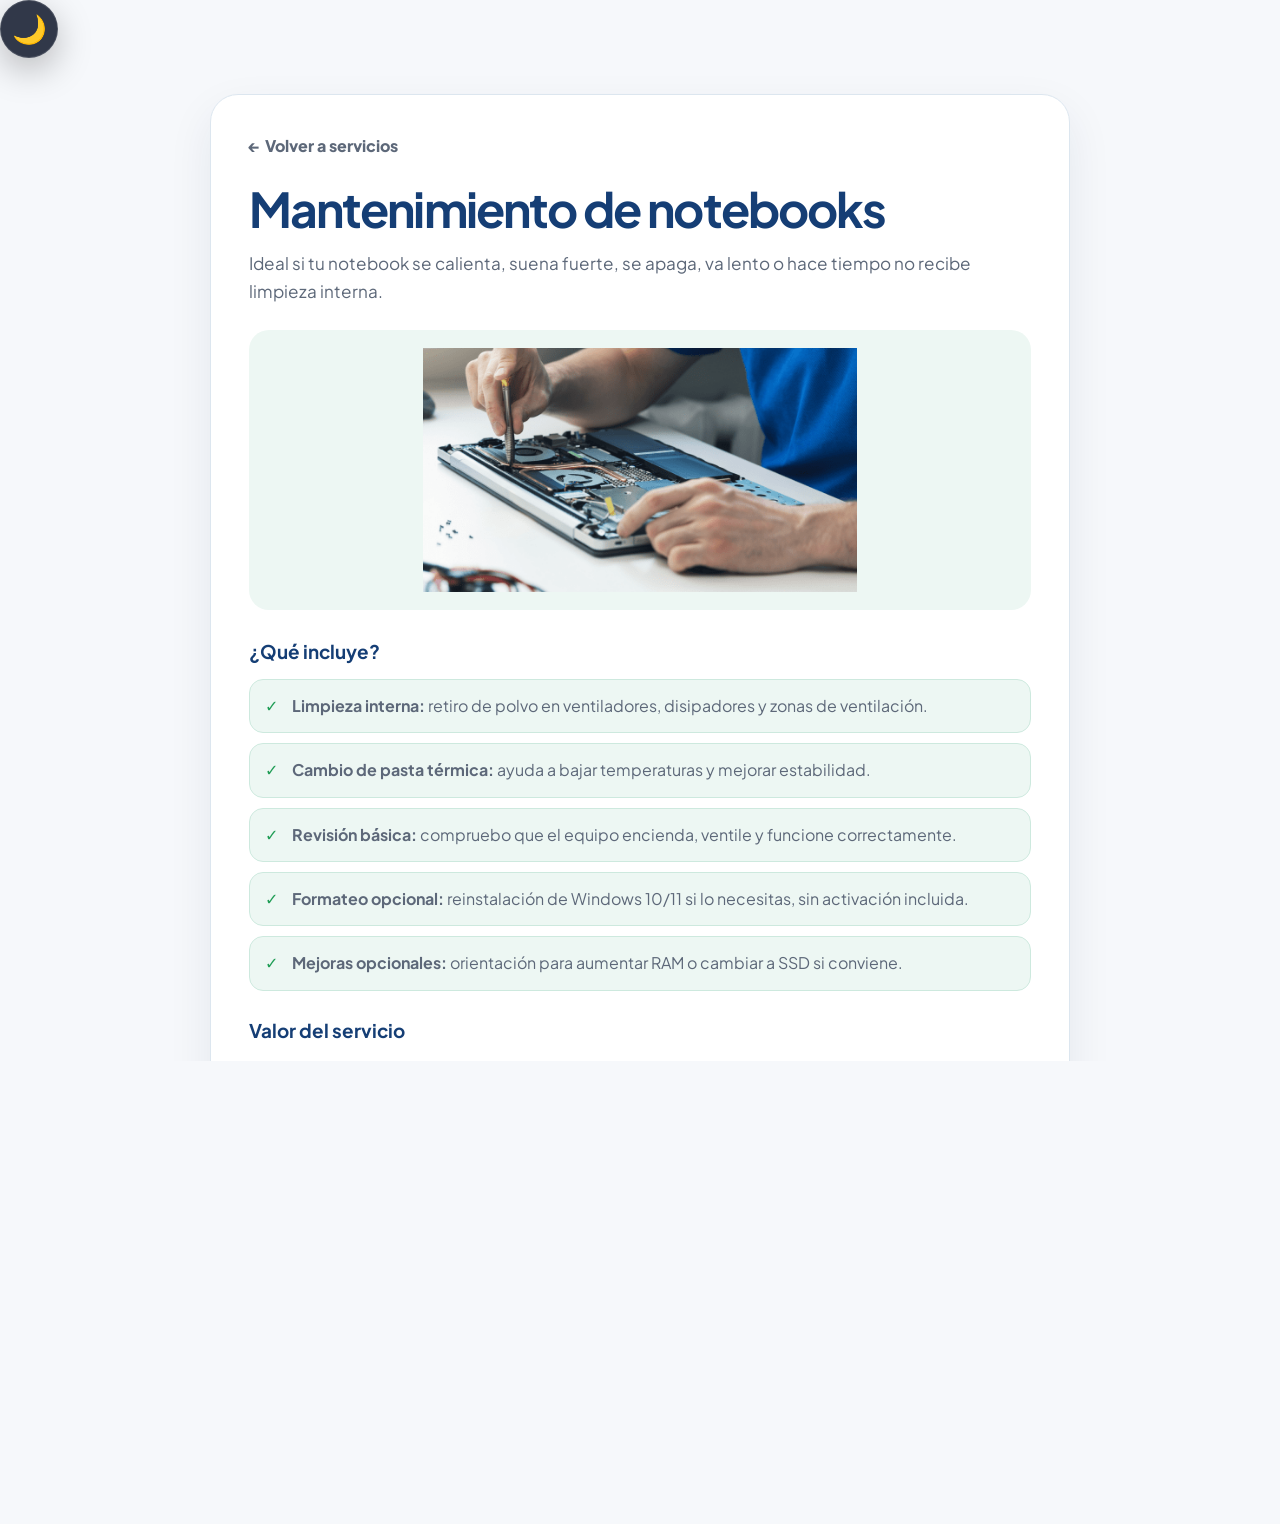
<file: mantenimiento-notebooks.html>
<!DOCTYPE html>
<html lang="es">
<head>
    <meta charset="UTF-8">
    <meta name="viewport" content="width=device-width, initial-scale=1.0">
    <title>Mantenimiento de notebooks | FreddyFix</title>
    <meta name="description" content="Mantenimiento de notebooks en San Clemente. Diagnóstico gratis y atención por WhatsApp.">
    <link rel="stylesheet" href="/style.css?v=13">
    <link rel="icon" href="/favicon.svg" type="image/svg+xml">
    <link rel="icon" href="/favicon.png" type="image/png">
    <link rel="manifest" href="/site.webmanifest">

<style>
/* =========================================================
   FREDDYFIX - ANIMACIONES FORZADAS PARA PÁGINAS DE SERVICIO
   ========================================================= */

body.animaciones-listas .detail-wrapper {
    animation: detalleCajaEntrada .75s cubic-bezier(.2,.8,.2,1) both;
}

body.animaciones-listas .detail-back,
body.animaciones-listas .detail-wrapper h1,
body.animaciones-listas .detail-intro,
body.animaciones-listas .detail-image,
body.animaciones-listas .servicio-adicional,
body.animaciones-listas .detail-wrapper h2,
body.animaciones-listas .price-badge,
body.animaciones-listas .notice,
body.animaciones-listas .detail-actions a {
    opacity: 0;
    transform: translateY(28px);
    animation: detalleSube .72s cubic-bezier(.2,.8,.2,1) both;
}

body.animaciones-listas .detail-back { animation-delay: .08s; }
body.animaciones-listas .detail-wrapper h1 { animation-delay: .16s; }
body.animaciones-listas .detail-intro { animation-delay: .26s; }
body.animaciones-listas .detail-image { animation-delay: .36s; }
body.animaciones-listas .servicio-adicional { animation-delay: .44s; }
body.animaciones-listas .detail-wrapper h2 { animation-delay: .50s; }
body.animaciones-listas .price-badge { animation-delay: .55s; }
body.animaciones-listas .notice { animation-delay: .62s; }

body.animaciones-listas .service-list li {
    opacity: 0;
    transform: translateX(-32px);
    animation: detalleListaEntrada .6s cubic-bezier(.2,.8,.2,1) both;
}

body.animaciones-listas .service-list li:nth-child(1) { animation-delay: .60s; }
body.animaciones-listas .service-list li:nth-child(2) { animation-delay: .75s; }
body.animaciones-listas .service-list li:nth-child(3) { animation-delay: .90s; }
body.animaciones-listas .service-list li:nth-child(4) { animation-delay: 1.05s; }
body.animaciones-listas .service-list li:nth-child(5) { animation-delay: 1.20s; }
body.animaciones-listas .service-list li:nth-child(6) { animation-delay: 1.35s; }

body.animaciones-listas .detail-actions a:nth-child(1) { animation-delay: 1.35s; }
body.animaciones-listas .detail-actions a:nth-child(2) { animation-delay: 1.48s; }

@keyframes detalleCajaEntrada {
    from {
        opacity: 0;
        transform: translateY(26px) scale(.985);
    }
    to {
        opacity: 1;
        transform: translateY(0) scale(1);
    }
}

@keyframes detalleSube {
    from {
        opacity: 0;
        transform: translateY(28px);
    }
    to {
        opacity: 1;
        transform: translateY(0);
    }
}

@keyframes detalleListaEntrada {
    from {
        opacity: 0;
        transform: translateX(-32px);
    }
    to {
        opacity: 1;
        transform: translateX(0);
    }
}

@media (hover: hover) {
    .detail-image,
    .service-list li,
    .notice,
    .price-badge,
    .detail-actions a {
        transition: transform .25s ease, box-shadow .25s ease, border-color .25s ease, filter .25s ease !important;
    }

    .detail-image:hover {
        transform: translateY(-5px) scale(1.025) !important;
        filter: brightness(1.04);
    }

    .service-list li:hover {
        transform: translateX(8px) !important;
        border-color: var(--brand) !important;
        box-shadow: 0 10px 24px rgba(31, 95, 158, .14) !important;
    }

    .notice:hover,
    .price-badge:hover {
        transform: translateY(-4px) scale(1.01) !important;
    }

    .detail-actions a:hover {
        transform: translateY(-3px) scale(1.03) !important;
    }
}

@media (hover: none) {
    body.animaciones-listas .detail-wrapper {
        animation: detalleCajaEntrada .75s cubic-bezier(.2,.8,.2,1) both, detalleFlotaMovil 7s ease-in-out 2s infinite;
    }

    .service-list li:active,
    .notice:active,
    .price-badge:active,
    .detail-actions a:active {
        transform: scale(.97) !important;
        transition: transform .12s ease !important;
    }
}

@keyframes detalleFlotaMovil {
    0%, 100% { transform: translateY(0) scale(1); }
    50% { transform: translateY(-4px) scale(1.002); }
}

@media (prefers-reduced-motion: reduce) {
    body.animaciones-listas .detail-wrapper,
    body.animaciones-listas .detail-back,
    body.animaciones-listas .detail-wrapper h1,
    body.animaciones-listas .detail-intro,
    body.animaciones-listas .detail-image,
    body.animaciones-listas .servicio-adicional,
    body.animaciones-listas .detail-wrapper h2,
    body.animaciones-listas .service-list li,
    body.animaciones-listas .price-badge,
    body.animaciones-listas .notice,
    body.animaciones-listas .detail-actions a {
        animation: none !important;
        opacity: 1 !important;
        transform: none !important;
    }
}
</style>

</head>
<body>
    <button id="theme-toggle" class="theme-toggle" type="button" aria-label="Cambiar modo">
        🌙
    </button>
<main class="detail-wrapper">
    <a href="/index.html#servicios" class="detail-back">← Volver a servicios</a>

    <h1>Mantenimiento de notebooks</h1>
    <p class="detail-intro">Ideal si tu notebook se calienta, suena fuerte, se apaga, va lento o hace tiempo no recibe limpieza interna.</p>

    <img class="detail-image" src="/imagenes/reparacion_laptop.webp">

    <h2>¿Qué incluye?</h2>
    <ul class="service-list">
        <li><strong>Limpieza interna:</strong> retiro de polvo en ventiladores, disipadores y zonas de ventilación.</li>
        <li><strong>Cambio de pasta térmica:</strong> ayuda a bajar temperaturas y mejorar estabilidad.</li>
        <li><strong>Revisión básica:</strong> compruebo que el equipo encienda, ventile y funcione correctamente.</li>
        <li><strong>Formateo opcional:</strong> reinstalación de Windows 10/11 si lo necesitas, sin activación incluida.</li>
        <li><strong>Mejoras opcionales:</strong> orientación para aumentar RAM o cambiar a SSD si conviene.</li>
    </ul>

    <h2>Valor del servicio</h2>
    <div class="price-badge">
        <span class="price-amount">$25.000 CLP</span>
        <span class="price-note">Solo mano de obra. Repuestos o piezas se cotizan aparte.</span>
    </div>

    <p class="notice">
        El diagnóstico es gratis. La mano de obra se paga al finalizar, cuando el equipo esté listo y probado.
    </p>

    <div class="detail-actions">
        <a href="https://wa.me/56956856850?text=Hola%20Freddy%2C%20me%20interesa%20el%20mantenimiento%20de%20notebook." class="cta-btn" target="_blank" rel="noopener">📱 Cotizar por WhatsApp</a>
        <a href="index.html#preguntas" class="btn-secondary">Ver preguntas frecuentes</a>
    </div>
</main>

<a class="whatsapp-float" href="https://wa.me/56956856850?text=Hola%20Freddy%2C%20me%20interesa%20el%20mantenimiento%20de%20notebook." target="_blank" rel="noopener">📱 WhatsApp</a>

<script>
    // Redirección con www
    if (location.hostname === "freddyfix.cl") {
        location.replace("https://www.freddyfix.cl" + location.pathname + location.search + location.hash);
    }

    // Aplicar modo oscuro guardado
    const themeToggle = document.getElementById("theme-toggle");

    if (localStorage.getItem("freddyfix-theme") === "dark") {
        document.body.classList.add("dark-mode");
        if (themeToggle) themeToggle.textContent = "☀️";
    }

    // Botón modo oscuro con onda
    if (themeToggle) {
        themeToggle.addEventListener("click", (e) => {
            const goingToDark = !document.body.classList.contains("dark-mode");

            if (!document.startViewTransition) {
                document.body.classList.toggle("dark-mode");
                localStorage.setItem("freddyfix-theme", goingToDark ? "dark" : "light");
                themeToggle.textContent = goingToDark ? "☀️" : "🌙";
                return;
            }

            const x = e.clientX || innerWidth / 2;
            const y = e.clientY || innerHeight / 2;
            const endRadius = Math.hypot(
                Math.max(x, innerWidth - x),
                Math.max(y, innerHeight - y)
            );

            if (!goingToDark) {
                document.documentElement.classList.add("return-light");
            }

            const transition = document.startViewTransition(() => {
                document.body.classList.toggle("dark-mode");
                localStorage.setItem("freddyfix-theme", goingToDark ? "dark" : "light");
                themeToggle.textContent = goingToDark ? "☀️" : "🌙";
            });

            transition.ready.then(() => {
                const clipPath = [
                    `circle(0px at ${x}px ${y}px)`,
                    `circle(${endRadius}px at ${x}px ${y}px)`
                ];

                document.documentElement.animate(
                    { clipPath: goingToDark ? clipPath : [...clipPath].reverse() },
                    {
                        duration: 600,
                        easing: "ease-in-out",
                        pseudoElement: goingToDark
                            ? "::view-transition-new(root)"
                            : "::view-transition-old(root)"
                    }
                );
            });

            transition.finished.then(() => {
                document.documentElement.classList.remove("return-light");
            });
        });
    }

    // Activar animaciones de la página
    function activarAnimacionesServicio() {
        document.body.classList.add("animaciones-listas");
    }

    if (document.readyState === "loading") {
        document.addEventListener("DOMContentLoaded", activarAnimacionesServicio);
    } else {
        activarAnimacionesServicio();
    }
</script>

</body>
</html>
</file>
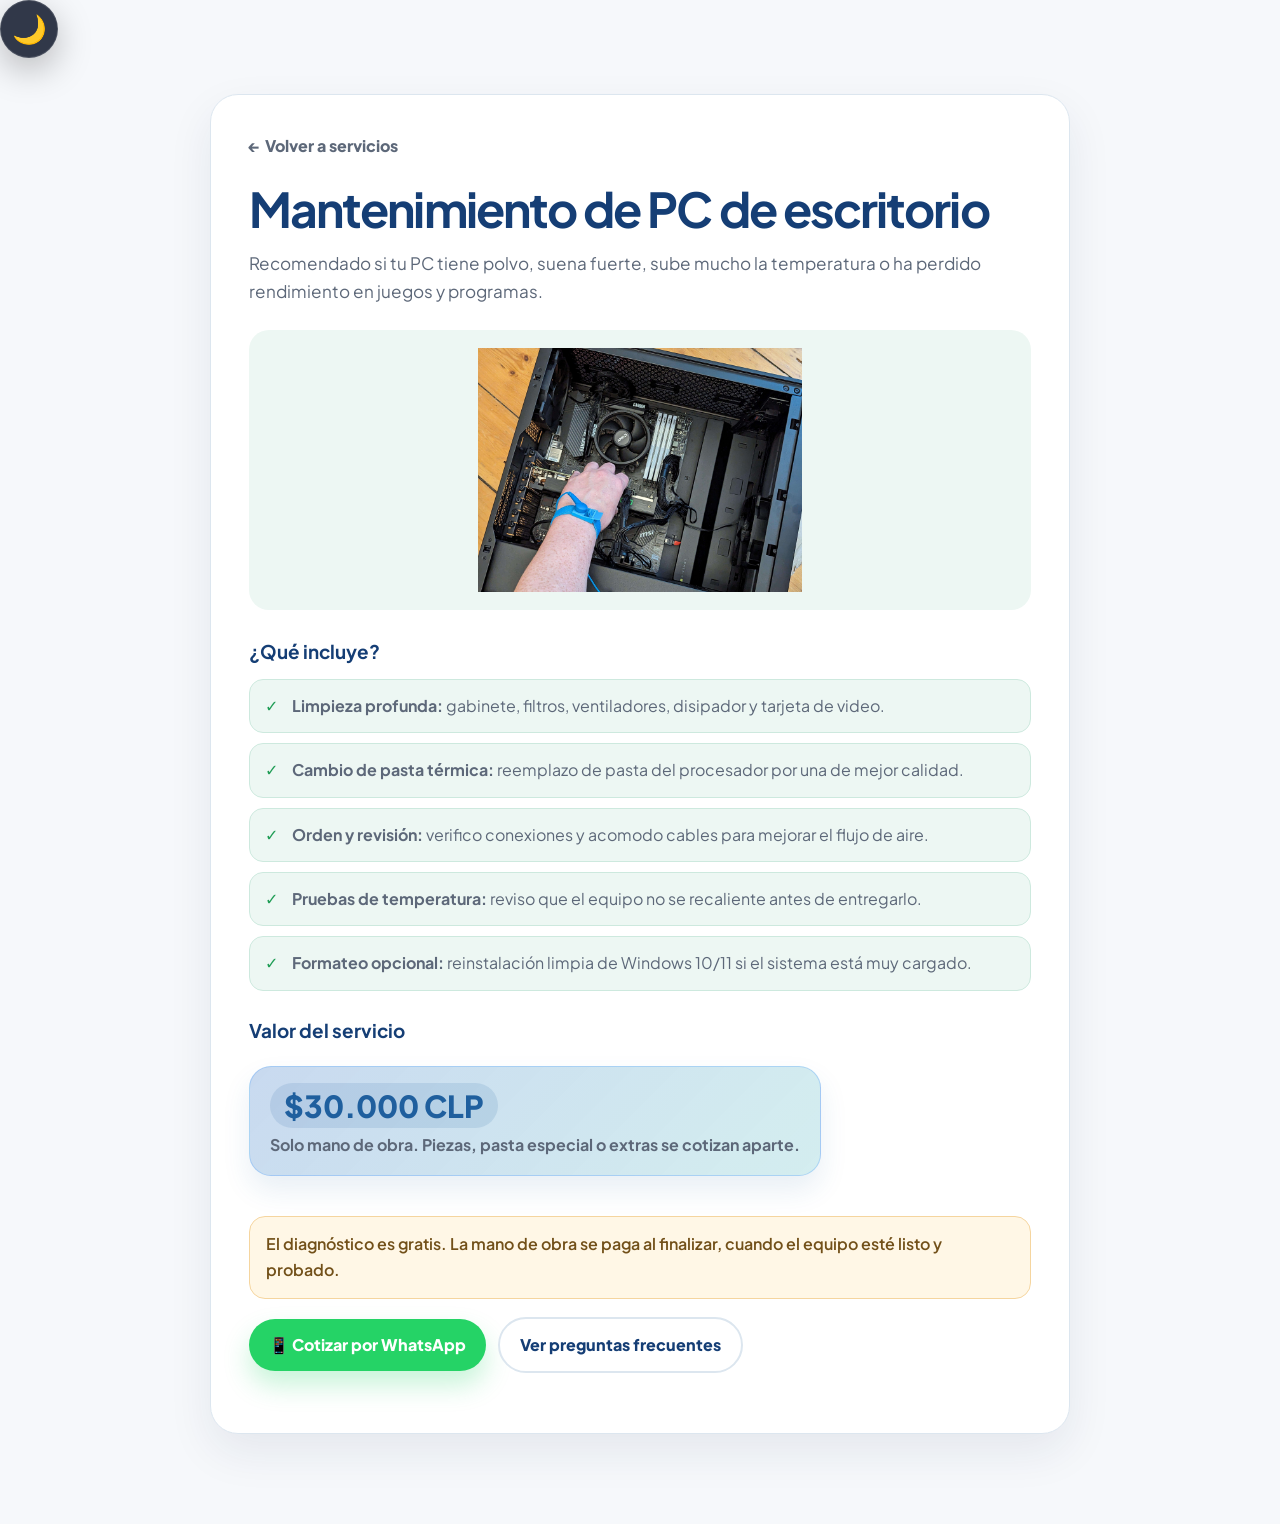
<file: mantenimiento-pc-escritorio.html>
<!DOCTYPE html>
<html lang="es">
<head>
    <meta charset="UTF-8">
    <meta name="viewport" content="width=device-width, initial-scale=1.0">
    <title>Mantenimiento de PC de escritorio | FreddyFix</title>
    <meta name="description" content="Mantenimiento de PC de escritorio en San Clemente. Diagnóstico gratis y atención por WhatsApp.">
    <link rel="stylesheet" href="/style.css?v=13">
    <link rel="icon" href="/favicon.svg" type="image/svg+xml">
    <link rel="icon" href="/favicon.png" type="image/png">
    <link rel="manifest" href="/site.webmanifest">

<style>
/* =========================================================
   FREDDYFIX - ANIMACIONES FORZADAS PARA PÁGINAS DE SERVICIO
   ========================================================= */

body.animaciones-listas .detail-wrapper {
    animation: detalleCajaEntrada .75s cubic-bezier(.2,.8,.2,1) both;
}

body.animaciones-listas .detail-back,
body.animaciones-listas .detail-wrapper h1,
body.animaciones-listas .detail-intro,
body.animaciones-listas .detail-image,
body.animaciones-listas .servicio-adicional,
body.animaciones-listas .detail-wrapper h2,
body.animaciones-listas .price-badge,
body.animaciones-listas .notice,
body.animaciones-listas .detail-actions a {
    opacity: 0;
    transform: translateY(28px);
    animation: detalleSube .72s cubic-bezier(.2,.8,.2,1) both;
}

body.animaciones-listas .detail-back { animation-delay: .08s; }
body.animaciones-listas .detail-wrapper h1 { animation-delay: .16s; }
body.animaciones-listas .detail-intro { animation-delay: .26s; }
body.animaciones-listas .detail-image { animation-delay: .36s; }
body.animaciones-listas .servicio-adicional { animation-delay: .44s; }
body.animaciones-listas .detail-wrapper h2 { animation-delay: .50s; }
body.animaciones-listas .price-badge { animation-delay: .55s; }
body.animaciones-listas .notice { animation-delay: .62s; }

body.animaciones-listas .service-list li {
    opacity: 0;
    transform: translateX(-32px);
    animation: detalleListaEntrada .6s cubic-bezier(.2,.8,.2,1) both;
}

body.animaciones-listas .service-list li:nth-child(1) { animation-delay: .60s; }
body.animaciones-listas .service-list li:nth-child(2) { animation-delay: .75s; }
body.animaciones-listas .service-list li:nth-child(3) { animation-delay: .90s; }
body.animaciones-listas .service-list li:nth-child(4) { animation-delay: 1.05s; }
body.animaciones-listas .service-list li:nth-child(5) { animation-delay: 1.20s; }
body.animaciones-listas .service-list li:nth-child(6) { animation-delay: 1.35s; }

body.animaciones-listas .detail-actions a:nth-child(1) { animation-delay: 1.35s; }
body.animaciones-listas .detail-actions a:nth-child(2) { animation-delay: 1.48s; }

@keyframes detalleCajaEntrada {
    from {
        opacity: 0;
        transform: translateY(26px) scale(.985);
    }
    to {
        opacity: 1;
        transform: translateY(0) scale(1);
    }
}

@keyframes detalleSube {
    from {
        opacity: 0;
        transform: translateY(28px);
    }
    to {
        opacity: 1;
        transform: translateY(0);
    }
}

@keyframes detalleListaEntrada {
    from {
        opacity: 0;
        transform: translateX(-32px);
    }
    to {
        opacity: 1;
        transform: translateX(0);
    }
}

@media (hover: hover) {
    .detail-image,
    .service-list li,
    .notice,
    .price-badge,
    .detail-actions a {
        transition: transform .25s ease, box-shadow .25s ease, border-color .25s ease, filter .25s ease !important;
    }

    .detail-image:hover {
        transform: translateY(-5px) scale(1.025) !important;
        filter: brightness(1.04);
    }

    .service-list li:hover {
        transform: translateX(8px) !important;
        border-color: var(--brand) !important;
        box-shadow: 0 10px 24px rgba(31, 95, 158, .14) !important;
    }

    .notice:hover,
    .price-badge:hover {
        transform: translateY(-4px) scale(1.01) !important;
    }

    .detail-actions a:hover {
        transform: translateY(-3px) scale(1.03) !important;
    }
}

@media (hover: none) {
    body.animaciones-listas .detail-wrapper {
        animation: detalleCajaEntrada .75s cubic-bezier(.2,.8,.2,1) both, detalleFlotaMovil 7s ease-in-out 2s infinite;
    }

    .service-list li:active,
    .notice:active,
    .price-badge:active,
    .detail-actions a:active {
        transform: scale(.97) !important;
        transition: transform .12s ease !important;
    }
}

@keyframes detalleFlotaMovil {
    0%, 100% { transform: translateY(0) scale(1); }
    50% { transform: translateY(-4px) scale(1.002); }
}

@media (prefers-reduced-motion: reduce) {
    body.animaciones-listas .detail-wrapper,
    body.animaciones-listas .detail-back,
    body.animaciones-listas .detail-wrapper h1,
    body.animaciones-listas .detail-intro,
    body.animaciones-listas .detail-image,
    body.animaciones-listas .servicio-adicional,
    body.animaciones-listas .detail-wrapper h2,
    body.animaciones-listas .service-list li,
    body.animaciones-listas .price-badge,
    body.animaciones-listas .notice,
    body.animaciones-listas .detail-actions a {
        animation: none !important;
        opacity: 1 !important;
        transform: none !important;
    }
}
</style>

</head>
<body>
    <button id="theme-toggle" class="theme-toggle" type="button" aria-label="Cambiar modo">
        🌙
    </button>
<main class="detail-wrapper">
    <a href="/index.html#servicios" class="detail-back">← Volver a servicios</a>

    <h1>Mantenimiento de PC de escritorio</h1>
    <p class="detail-intro">Recomendado si tu PC tiene polvo, suena fuerte, sube mucho la temperatura o ha perdido rendimiento en juegos y programas.</p>

    <img class="detail-image" src="/imagenes/Mantenimiento_pc.jpg">

    <h2>¿Qué incluye?</h2>
    <ul class="service-list">
        <li><strong>Limpieza profunda:</strong> gabinete, filtros, ventiladores, disipador y tarjeta de video.</li>
        <li><strong>Cambio de pasta térmica:</strong> reemplazo de pasta del procesador por una de mejor calidad.</li>
        <li><strong>Orden y revisión:</strong> verifico conexiones y acomodo cables para mejorar el flujo de aire.</li>
        <li><strong>Pruebas de temperatura:</strong> reviso que el equipo no se recaliente antes de entregarlo.</li>
        <li><strong>Formateo opcional:</strong> reinstalación limpia de Windows 10/11 si el sistema está muy cargado.</li>
    </ul>

    <h2>Valor del servicio</h2>
    <div class="price-badge">
        <span class="price-amount">$30.000 CLP</span>
        <span class="price-note">Solo mano de obra. Piezas, pasta especial o extras se cotizan aparte.</span>
    </div>

    <p class="notice">
        El diagnóstico es gratis. La mano de obra se paga al finalizar, cuando el equipo esté listo y probado.
    </p>

    <div class="detail-actions">
        <a href="https://wa.me/56956856850?text=Hola%20Freddy%2C%20me%20interesa%20el%20mantenimiento%20de%20PC%20de%20escritorio." class="cta-btn" target="_blank" rel="noopener">📱 Cotizar por WhatsApp</a>
        <a href="index.html#preguntas" class="btn-secondary">Ver preguntas frecuentes</a>
    </div>
</main>

<a class="whatsapp-float" href="https://wa.me/56956856850?text=Hola%20Freddy%2C%20me%20interesa%20el%20mantenimiento%20de%20PC%20de%20escritorio." target="_blank" rel="noopener">📱 WhatsApp</a>

<script>
    // Redirección con www
    if (location.hostname === "freddyfix.cl") {
        location.replace("https://www.freddyfix.cl" + location.pathname + location.search + location.hash);
    }

    // Aplicar modo oscuro guardado
    const themeToggle = document.getElementById("theme-toggle");

    if (localStorage.getItem("freddyfix-theme") === "dark") {
        document.body.classList.add("dark-mode");
        if (themeToggle) themeToggle.textContent = "☀️";
    }

    // Botón modo oscuro con onda
    if (themeToggle) {
        themeToggle.addEventListener("click", (e) => {
            const goingToDark = !document.body.classList.contains("dark-mode");

            if (!document.startViewTransition) {
                document.body.classList.toggle("dark-mode");
                localStorage.setItem("freddyfix-theme", goingToDark ? "dark" : "light");
                themeToggle.textContent = goingToDark ? "☀️" : "🌙";
                return;
            }

            const x = e.clientX || innerWidth / 2;
            const y = e.clientY || innerHeight / 2;
            const endRadius = Math.hypot(
                Math.max(x, innerWidth - x),
                Math.max(y, innerHeight - y)
            );

            if (!goingToDark) {
                document.documentElement.classList.add("return-light");
            }

            const transition = document.startViewTransition(() => {
                document.body.classList.toggle("dark-mode");
                localStorage.setItem("freddyfix-theme", goingToDark ? "dark" : "light");
                themeToggle.textContent = goingToDark ? "☀️" : "🌙";
            });

            transition.ready.then(() => {
                const clipPath = [
                    `circle(0px at ${x}px ${y}px)`,
                    `circle(${endRadius}px at ${x}px ${y}px)`
                ];

                document.documentElement.animate(
                    { clipPath: goingToDark ? clipPath : [...clipPath].reverse() },
                    {
                        duration: 600,
                        easing: "ease-in-out",
                        pseudoElement: goingToDark
                            ? "::view-transition-new(root)"
                            : "::view-transition-old(root)"
                    }
                );
            });

            transition.finished.then(() => {
                document.documentElement.classList.remove("return-light");
            });
        });
    }

    // Activar animaciones de la página
    function activarAnimacionesServicio() {
        document.body.classList.add("animaciones-listas");
    }

    if (document.readyState === "loading") {
        document.addEventListener("DOMContentLoaded", activarAnimacionesServicio);
    } else {
        activarAnimacionesServicio();
    }
</script>

</body>
</html>
</file>
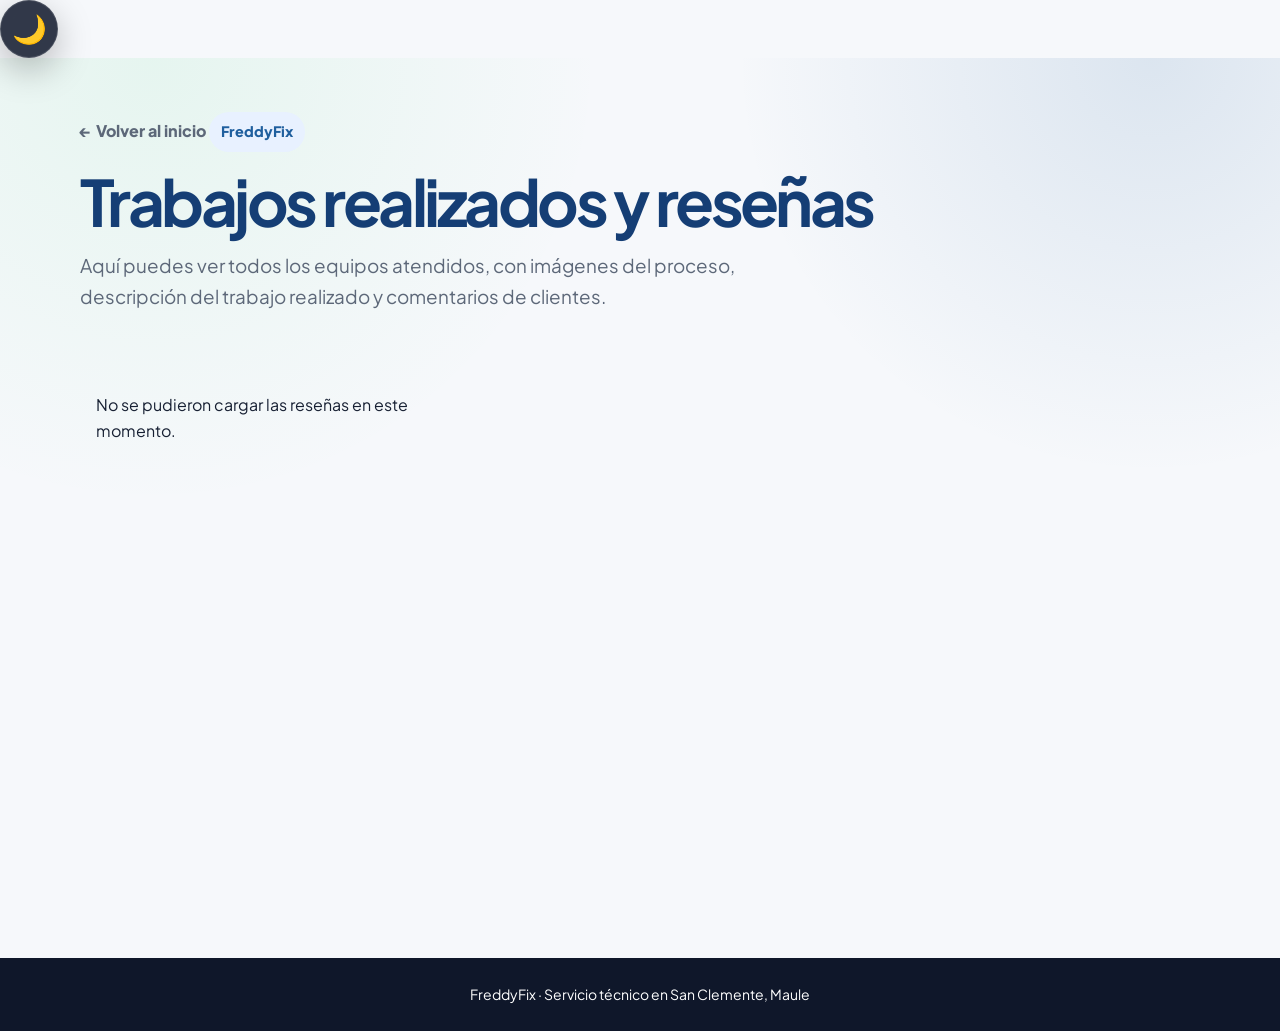
<file: trabajos.html>
<!DOCTYPE html>
<html lang="es">
<head>
    <meta charset="UTF-8">
    <meta name="viewport" content="width=device-width, initial-scale=1.0">
    <title>Trabajos realizados | FreddyFix</title>
    <meta name="description" content="Trabajos realizados por FreddyFix en San Clemente. Mantenciones, armado de PC, notebooks, consolas y reseñas de clientes.">

    <link rel="stylesheet" href="/style.css?v=13">
    <link rel="icon" href="/favicon.svg" type="image/svg+xml">
    <link rel="icon" href="/favicon.png" type="image/png">
    <link rel="manifest" href="/site.webmanifest">
</head>

<body class="pagina-trabajos">
    <button id="theme-toggle" class="theme-toggle" type="button" aria-label="Cambiar modo oscuro">
        🌙
    </button>

    <main class="trabajos-page">
        <section class="trabajos-hero">
            <div class="container">
                <a href="/index.html#trabajos-resenas" class="detail-back">← Volver al inicio</a>

                <span class="trabajos-kicker">FreddyFix</span>
                <h1>Trabajos realizados y reseñas</h1>
                <p>
                    Aquí puedes ver todos los equipos atendidos, con imágenes del proceso,
                    descripción del trabajo realizado y comentarios de clientes.
                </p>
            </div>
        </section>

        <section class="trabajos-page-section">
            <div class="container">
                <div id="trabajos-resenas-container" class="trabajos-resenas-grid">
                    <p class="sin-resenas">Cargando trabajos realizados...</p>
                </div>
            </div>
        </section>
    </main>

    <footer class="footer">
        <p>FreddyFix · Servicio técnico en San Clemente, Maule</p>
    </footer>

    <script src="/comentarios.js"></script>

    <script>
        if (location.hostname === "freddyfix.cl") {
            location.replace("https://www.freddyfix.cl" + location.pathname + location.search + location.hash);
        }

        const themeToggle = document.getElementById("theme-toggle");
        const savedTheme = localStorage.getItem("freddyfix-theme");

        if (savedTheme === "dark") {
            document.body.classList.add("dark-mode");
            if (themeToggle) themeToggle.textContent = "☀️";
        }

        if (themeToggle) {
            themeToggle.addEventListener("click", () => {
                document.body.classList.toggle("dark-mode");
                const isDark = document.body.classList.contains("dark-mode");
                localStorage.setItem("freddyfix-theme", isDark ? "dark" : "light");
                themeToggle.textContent = isDark ? "☀️" : "🌙";
            });
        }

        const trabajosPageElements = document.querySelectorAll(
            ".trabajos-hero .detail-back, .trabajos-kicker, .trabajos-hero h1, .trabajos-hero p, .trabajos-page-section"
        );

        trabajosPageElements.forEach((elemento, index) => {
            elemento.classList.add("fade-up");
            elemento.style.transitionDelay = `${index * 120}ms`;
        });

        const observerTrabajos = new IntersectionObserver((entradas) => {
            entradas.forEach((entrada) => {
                if (entrada.isIntersecting) {
                    entrada.target.classList.add("show");
                    observerTrabajos.unobserve(entrada.target);
                }
            });
        }, {
            threshold: 0.12
        });

        trabajosPageElements.forEach((elemento) => {
            observerTrabajos.observe(elemento);
        });
    </script>
</body>
</html>
</file>
<file: style.css>
@import url('https://fonts.googleapis.com/css2?family=Plus+Jakarta+Sans:wght@400;500;600;700;800&display=swap');

:root {
    --bg: #f6f8fb; --surface: #ffffff; --surface-soft: #edf7f3;
    --text: #172033; --muted: #5d6879; --line: #dce6ef;
    --brand: #1f5f9e; --brand-dark: #153e75; --brand-soft: #e8f1ff;
    --whatsapp: #25d366; --success: #1f9d55; --warning: #fff7e6;
    --radius: 18px;
    --shadow: 0 18px 45px rgba(24, 39, 75, .08);
    --shadow-soft: 0 10px 26px rgba(24, 39, 75, .06);
}

* { box-sizing: border-box; margin: 0; padding: 0; }
html { scroll-behavior: smooth; }
body { font-family: 'Plus Jakarta Sans', system-ui, sans-serif; background: var(--bg); color: var(--text); line-height: 1.65; }
img { max-width: 100%; display: block; }
a { color: inherit; }
.container { width: min(1120px, calc(100% - 32px)); margin: 0 auto; }

/* Accesibilidad */
.skip-link { position: absolute; left: -999px; top: 12px; background: var(--brand); color: white; padding: 10px 14px; border-radius: 10px; z-index: 9999; }
.skip-link:focus { left: 12px; }
:focus-visible { outline: 4px solid rgba(37, 211, 102, .45); outline-offset: 3px; }

/* Header / Hero */
.site-header { background: radial-gradient(circle at 15% 10%, rgba(37, 211, 102, .13), transparent 28rem), radial-gradient(circle at 85% 0%, rgba(31, 95, 158, .11), transparent 26rem), linear-gradient(180deg, #ffffff 0%, #f6f8fb 100%); border-bottom: 1px solid var(--line); position: relative; display: flex; align-items: center; justify-content: space-between; gap: 16px; flex-wrap: wrap; }
.nav { display: flex; justify-content: space-between; align-items: center; gap: 16px; padding: 18px 0; width: 100%; flex-wrap: wrap; }
.logo { display: inline-flex; align-items: center; gap: 12px; text-decoration: none; color: var(--brand-dark); font-weight: 800; font-size: 1.25rem; }
.logo-mark { width: 44px; height: 44px; border-radius: 14px; background: var(--brand); color: #ffffff; display: inline-grid; place-items: center; font-weight: 900; font-size: 1rem; letter-spacing: -0.04em; box-shadow: 0 8px 20px rgba(31, 95, 158, .22); flex-shrink: 0; transition: transform .25s ease, box-shadow .25s ease, background-color 0.4s ease; }
.logo:hover .logo-mark { transform: rotate(-4deg) scale(1.06); }
.logo-text { display: inline-flex; flex-direction: column; line-height: 1; gap: 3px; }
.logo-text span:first-child, .logo-text span:last-child { font-weight: 800; color: var(--brand-dark); font-size: 1.06rem; letter-spacing: -0.03em; }
.logo-text span:last-child { color: #244d7c; }

.nav-links { display: flex; align-items: center; gap: 18px; color: var(--muted); font-weight: 700; font-size: .95rem; }
.nav-links a { text-decoration: none; }
.nav-links a:hover { color: var(--brand); }

.hero { display: grid; grid-template-columns: 1.05fr .95fr; gap: 42px; align-items: center; padding: 46px 0 58px; }
.hero-content h1 { max-width: 860px; font-size: clamp(2.15rem, 5vw, 4.4rem); line-height: 1.04; letter-spacing: -0.055em; color: var(--brand-dark); margin-bottom: 18px; }
.hero-content p { color: var(--muted); font-size: clamp(1.05rem, 2vw, 1.25rem); max-width: 720px; margin-bottom: 24px; }
.hero-actions, .detail-actions { display: flex; flex-wrap: wrap; gap: 12px; align-items: center; margin-bottom: 22px; }

.btn-primary, .btn-secondary, .cta-btn { display: inline-flex; align-items: center; justify-content: center; gap: 10px; min-height: 48px; padding: 13px 20px; border-radius: 999px; font-weight: 800; text-decoration: none; border: 2px solid transparent; }
.btn-primary, .cta-btn { background: var(--whatsapp); color: white; border: 0; box-shadow: 0 14px 26px rgba(37, 211, 102, .25); }
.btn-secondary { background: white; color: var(--brand-dark); border-color: var(--line); transition: transform .18s ease, box-shadow .18s ease, background .18s ease, color .18s ease; }
.btn-secondary:hover { transform: translateY(-2px); box-shadow: var(--shadow-soft); }

.trust-list { display: flex; flex-wrap: wrap; gap: 10px; list-style: none; }
.trust-list li { background: white; border: 1px solid var(--line); border-radius: 999px; padding: 8px 12px; color: var(--muted); font-size: .92rem; font-weight: 700; transition: transform 0.3s cubic-bezier(0.34, 1.56, 0.64, 1), box-shadow 0.3s ease; animation: popIn 0.6s cubic-bezier(0.34, 1.56, 0.64, 1) backwards; }
.trust-list li:nth-child(1) { animation-delay: 1.2s; } .trust-list li:nth-child(2) { animation-delay: 1.4s; } .trust-list li:nth-child(3) { animation-delay: 1.6s; } .trust-list li:nth-child(4) { animation-delay: 1.8s; }
@keyframes popIn { from { opacity: 0; transform: scale(0.5) translateY(10px); } to { opacity: 1; transform: scale(1) translateY(0); } }

.hero-card { background: var(--surface); border: 1px solid var(--line); border-radius: 28px; padding: 24px; box-shadow: var(--shadow); }
.hero-card img { width: 100%; height: 320px; object-fit: contain; border-radius: 20px; background: var(--surface-soft); padding: 18px; }
.hero-card .mini-title { margin-top: 16px; font-weight: 800; color: var(--brand-dark); }
.hero-card .mini-text { color: var(--muted); font-size: .98rem; }

.section { padding: 56px 0; }
.section-title { font-size: clamp(1.65rem, 3vw, 2.4rem); color: var(--brand-dark); line-height: 1.14; letter-spacing: -0.03em; margin-bottom: 10px; }
.section-lead { color: var(--muted); max-width: 760px; margin-bottom: 26px; font-size: 1.04rem; }

/* Catálogo de Servicios */
.catalog { display: grid; grid-template-columns: repeat(4, 1fr); gap: 18px; }
.card { background: var(--surface); border: 1px solid var(--line); border-radius: var(--radius); padding: 18px; text-decoration: none; display: flex; flex-direction: column; min-height: 100%; box-shadow: var(--shadow-soft); position: relative; overflow: hidden; backdrop-filter: blur(8px); }
.card img { width: 100%; height: 160px; object-fit: contain; background: var(--surface-soft); border-radius: 14px; padding: 10px; margin-bottom: 16px; }
.card h3 { font-size: 1.15rem; color: var(--brand-dark); line-height: 1.25; margin-bottom: 10px; }
.card p { color: var(--muted); font-size: .94rem; flex: 1; margin-bottom: 24px; }
.card .price { font-size: 1.4rem; font-weight: 900; color: var(--brand); margin-bottom: 14px; padding-top: 16px; border-top: 1px dashed var(--line); display: block; }
.card .card-link { display: flex; align-items: center; justify-content: center; width: 100%; padding: 12px; background: var(--brand-soft); color: var(--brand-dark); border-radius: 12px; font-weight: 800; font-size: 0.95rem; transition: background 0.3s ease, color 0.3s ease, transform 0.2s ease; }

/* Cómo Funciona */
.steps { display: grid; grid-template-columns: repeat(4, 1fr); gap: 16px; }
.step { background: var(--surface); border: 1px solid var(--line); border-radius: var(--radius); padding: 20px; box-shadow: var(--shadow-soft); backdrop-filter: blur(8px); transition: transform 0.4s cubic-bezier(0.34, 1.56, 0.64, 1), box-shadow 0.4s ease, border-color 0.4s ease; }
.step span { display: inline-grid; place-items: center; width: 38px; height: 38px; border-radius: 999px; background: var(--brand-soft); color: var(--brand); font-weight: 900; margin-bottom: 12px; transition: all 0.4s cubic-bezier(0.34, 1.56, 0.64, 1); }
.step h3 { color: var(--brand-dark); margin-bottom: 6px; font-size: 1.02rem; }
.step p { color: var(--muted); font-size: .95rem; }

/* Información */
.info-box { background: var(--surface); border: 1px solid var(--line); border-radius: 24px; padding: 28px; box-shadow: var(--shadow-soft); backdrop-filter: blur(8px); }
.info-box ul { list-style: none; display: grid; gap: 14px; }
.info-box li { padding-left: 30px; position: relative; color: var(--muted); }
.info-box li::before { content: "✓"; position: absolute; left: 0; top: 0; color: var(--success); font-weight: 900; }

/* =========================================================
   DISEÑO MEJORADO DE PREGUNTAS FRECUENTES (FAQ)
   ========================================================= */
.faq { display: grid; gap: 14px; }
details { background: var(--surface); border: 1px solid var(--line); border-radius: 18px; padding: 20px 22px; box-shadow: var(--shadow-soft); transition: all 0.3s ease; }
details:hover { border-color: var(--brand); transform: translateX(6px); box-shadow: 0 10px 25px rgba(31, 95, 158, 0.08); }

details summary { display: block; position: relative; padding-right: 40px; list-style: none; cursor: pointer; font-weight: 800; color: var(--brand-dark); font-size: 1.05rem; }
details summary::-webkit-details-marker { display: none; }
details summary::after { content: "+"; position: absolute; right: 10px; top: 50%; transform: translateY(-50%); font-size: 2.2rem; font-weight: 300; color: var(--brand); transition: transform 0.4s cubic-bezier(0.4, 0, 0.2, 1), color 0.3s ease; line-height: 1; }

details[open] summary::after { transform: translateY(-50%) rotate(135deg); color: var(--muted); }
details[open] p { animation: slideDownFAQ 0.5s cubic-bezier(0.2, 0.8, 0.2, 1) forwards; transform-origin: top; border-top: 1px dashed var(--line); margin-top: 16px; padding-top: 16px; color: var(--muted); }

@keyframes slideDownFAQ { 0% { opacity: 0; transform: translateY(-15px) scaleY(0.9); } 100% { opacity: 1; transform: translateY(0) scaleY(1); } }

/* =========================================================
   NUEVO CTA FINAL CON ORBES FLOTANTES
   ========================================================= */
.final-cta { text-align: center; color: white; padding: 50px 20px; border-radius: 32px; margin-bottom: 78px; position: relative; overflow: hidden; background: linear-gradient(-45deg, var(--brand-dark), #153e75, #0a1f3d, #1a4275); background-size: 400% 400%; animation: vibrantGradient 10s ease infinite; z-index: 1; transition: transform 0.4s ease, box-shadow 0.4s ease; border: 1px solid rgba(255,255,255,0.05); }
.final-cta:hover { transform: translateY(-5px) scale(1.01); box-shadow: 0 25px 50px rgba(10, 31, 61, 0.4); }

.final-cta::before, .final-cta::after { content: ''; position: absolute; border-radius: 50%; filter: blur(45px); z-index: -1; animation: floatShape 8s infinite alternate ease-in-out; }
.final-cta::before { width: 250px; height: 250px; background: rgba(37, 211, 102, 0.15); top: -80px; left: -80px; }
.final-cta::after { width: 300px; height: 300px; background: rgba(96, 165, 250, 0.15); bottom: -100px; right: -80px; animation-delay: -4s; }

.final-cta h2, .final-cta p, .final-cta a { position: relative; z-index: 1; }
.final-cta h2 { font-size: clamp(1.8rem, 3vw, 2.6rem); margin-bottom: 12px; }
.final-cta p { color: rgba(255, 255, 255, .82); margin-bottom: 24px; font-size: 1.1rem; }

@keyframes vibrantGradient { 0% { background-position: 0% 50%; } 50% { background-position: 100% 50%; } 100% { background-position: 0% 50%; } }
@keyframes floatShape { 0% { transform: translate(0, 0) scale(1); } 100% { transform: translate(40px, 30px) scale(1.1); } }

/* Páginas de detalle */
.detail-wrapper { width: min(860px, calc(100% - 32px)); margin: 36px auto 90px; background: var(--surface); border: 1px solid var(--line); border-radius: 28px; padding: clamp(22px, 4vw, 38px); box-shadow: var(--shadow); }
.detail-back { display: inline-flex; text-decoration: none; color: var(--muted); font-weight: 800; margin-bottom: 24px; }
.detail-wrapper h1 { font-size: clamp(1.8rem, 4vw, 3rem); line-height: 1.08; letter-spacing: -0.04em; color: var(--brand-dark); margin-bottom: 14px; }
.detail-intro { color: var(--muted); font-size: 1.07rem; margin-bottom: 24px; }
.detail-image { width: 100%; height: 280px; object-fit: contain; background: var(--surface-soft); border-radius: 20px; padding: 18px; margin-bottom: 26px; }
.detail-wrapper h2 { font-size: 1.18rem; color: var(--brand-dark); margin: 24px 0 12px; }
.service-list { display: grid; gap: 10px; list-style: none; margin-bottom: 22px; }
.service-list li { background: var(--surface-soft); border: 1px solid #cde9de; border-radius: 14px; padding: 13px 14px 13px 42px; position: relative; color: var(--muted); }
.service-list li::before { content: "✓"; position: absolute; left: 15px; top: 13px; color: var(--success); font-weight: 900; }
.price-badge { display: inline-flex; flex-direction: column; gap: 2px; background: var(--brand-soft); border: 1px solid #cfe1ff; color: var(--brand-dark); border-radius: 16px; padding: 14px 18px; margin: 8px 0 22px; }
.price-amount { font-size: 1.8rem; font-weight: 900; }
.price-note { color: var(--muted); font-weight: 700; }
.notice { background: var(--warning); border: 1px solid #f5d59f; border-radius: 16px; padding: 14px 16px; color: #725019; margin: 18px 0; font-weight: 600; }

/* Reseñas */
.trabajos-resenas-section { padding: 56px 0; background: radial-gradient(circle at 12% 0%, rgba(37, 211, 102, .08), transparent 26rem), #f8fbff; }
.trabajos-resenas-section .section-header { width: min(1120px, calc(100% - 32px)); margin: 0 auto; }
.trabajos-resenas-grid { width: min(1120px, calc(100% - 32px)); margin: 32px auto 0; display: grid; grid-template-columns: repeat(3, 1fr); gap: 24px; }
.trabajo-resena-card { overflow: hidden; border: 1px solid var(--line); border-radius: 22px; background: var(--surface); box-shadow: 0 18px 40px rgba(12, 45, 90, 0.08); transition: transform 0.4s cubic-bezier(0.2, 0.8, 0.2, 1), box-shadow 0.4s ease; }
.trabajo-imagen-wrap { width: 100%; height: 230px; background: var(--surface-soft); border-bottom: 1px solid var(--line); overflow: hidden; }
.trabajo-imagen { width: 100%; height: 100%; object-fit: cover; display: block; transition: transform 0.4s ease, filter 0.4s ease; }
.trabajo-placeholder { width: 100%; height: 100%; display: flex; align-items: center; justify-content: center; padding: 20px; text-align: center; color: var(--muted); font-weight: 700; border: 2px dashed var(--line); }
.trabajo-contenido { padding: 22px; }
.trabajo-contenido h3 { margin: 0 0 12px; color: var(--brand-dark); font-size: 21px; line-height: 1.25; }
.trabajo-descripcion { margin: 0 0 18px; color: var(--muted); line-height: 1.6; font-size: 15.5px; }
.resena-box { padding: 16px; border-radius: 18px; background: var(--surface-soft); border: 1px solid var(--line); }
.resena-header { display: flex; justify-content: space-between; align-items: center; gap: 12px; margin-bottom: 10px; }
.resena-header strong { color: var(--brand-dark); font-size: 15px; }
.resena-estrellas { color: #f5b301; letter-spacing: 1px; white-space: nowrap; font-size: 18px; font-weight: 900; }
.resena-texto { margin: 0; color: var(--muted); line-height: 1.5; font-size: 15px; }

/* Ocultar viejos */
.whatsapp-float, .floating-whatsapp, .btn-whatsapp-float, .review-cta, .comentario-cta, .cta-comentarios { display: none !important; }

.footer { text-align: center; padding: 25px 15px; background: #0f172a; color: white; font-size: 14px; }

/* Responsive */
@media (max-width: 980px) { .hero { grid-template-columns: 1fr; } .catalog, .steps, .trabajos-resenas-grid { grid-template-columns: repeat(2, 1fr); } }
@media (max-width: 640px) { .container { width: min(100% - 24px, 1120px); } .nav { align-items: flex-start; flex-direction: column; } .nav-links { flex-wrap: wrap; gap: 12px; } .logo-mark { width: 40px; height: 40px; border-radius: 13px; } .hero { padding: 34px 0 44px; } .hero-card img { height: 240px; } .catalog, .steps, .trabajos-resenas-grid { grid-template-columns: 1fr; } .trabajo-imagen-wrap, .detail-image { height: 220px; } .resena-header { align-items: flex-start; flex-direction: column; } }

/* Theme Toggle */
.theme-toggle { width: 58px; height: 58px; border-radius: 50%; border: 1px solid rgba(255, 255, 255, 0.12); background: rgba(15, 23, 42, 0.85); color: #facc15; font-size: 28px; cursor: pointer; display: flex; align-items: center; justify-content: center; box-shadow: 0 12px 35px rgba(0, 0, 0, 0.25); backdrop-filter: blur(10px); transition: transform .18s ease; }
.theme-toggle:hover { transform: scale(1.05); }
@media (max-width: 768px) { .site-header { align-items: flex-start; } .theme-toggle { position: absolute; top: 0; right: 0; width: 54px; height: 54px; font-size: 26px; z-index: 20; } .nav { margin-top: 22px; padding-right: 0; gap: 16px; flex-wrap: nowrap; overflow-x: auto; scrollbar-width: none; } .nav::-webkit-scrollbar { display: none; } }

/* Slider JS */
.trabajo-slider { position: relative; width: 100%; height: 100%; overflow: hidden; background: var(--surface-soft); }
.trabajo-slider-track { display: flex; width: 100%; height: 100%; transition: transform .35s ease; }
.trabajo-imagen-slider { min-width: 100%; width: 100%; height: 100%; object-fit: cover; display: block; transition: transform 0.4s ease, filter 0.4s ease; }
.slider-btn { position: absolute; top: 50%; transform: translateY(-50%) scale(0.8); width: 34px; height: 34px; border: none; border-radius: 999px; background: rgba(15, 23, 42, .65); color: white; font-size: 28px; line-height: 1; cursor: pointer; display: grid; place-items: center; z-index: 2; opacity: 0; transition: opacity 0.3s ease, transform 0.3s ease, background 0.18s; }
.trabajo-slider:hover .slider-btn { opacity: 1; transform: translateY(-50%) scale(1); }
.slider-prev { left: 10px; } .slider-next { right: 10px; }
.slider-btn:hover { background: rgba(15, 23, 42, .85); }
.slider-dots { position: absolute; left: 50%; bottom: 12px; transform: translateX(-50%); display: flex; gap: 6px; z-index: 3; }
.slider-dot { width: 8px; height: 8px; border: none; border-radius: 999px; background: rgba(255, 255, 255, .55); cursor: pointer; padding: 0; transition: all 0.3s ease; }
.slider-dot.active { width: 20px; background: white; }

/* =========================================================
   BANNER INSTAGRAM Y EFECTO LÁSER
   ========================================================= */
.instagram-banner { width: min(1120px, calc(100% - 32px)); margin: 0 auto 36px; }
.instagram-banner-content { display: flex; align-items: center; justify-content: space-between; gap: 18px; padding: 22px 24px; border: 1px solid var(--line); border-radius: 24px; position: relative; overflow: hidden; z-index: 1; transition: transform 0.4s ease, box-shadow 0.4s ease; background: linear-gradient(270deg, rgba(131, 58, 180, .12), rgba(253, 29, 29, .08), rgba(252, 176, 69, .10), rgba(131, 58, 180, .12)); background-size: 300% 300%; animation: gradientShift 6s ease infinite; }
.instagram-banner-content:hover { transform: translateY(-5px); box-shadow: 0 20px 40px rgba(253, 29, 29, 0.15); }
.instagram-banner-content::before { content: ''; position: absolute; top: 0; left: 0; right: 0; height: 3px; background: linear-gradient(90deg, #833ab4, #fd1d1d, #fcb045, #833ab4); background-size: 200% auto; animation: shineLine 3s linear infinite; }
@keyframes shineLine { to { background-position: 200% center; } }
.instagram-label { display: inline-flex; margin-bottom: 6px; color: #e1306c; font-size: .9rem; font-weight: 900; }
.instagram-banner h2 { margin: 0; color: var(--brand-dark); font-size: clamp(1rem, 2vw, 1.25rem); line-height: 1.35; }
.instagram-btn { display: inline-flex; align-items: center; justify-content: center; min-height: 46px; padding: 12px 22px; border-radius: 999px; text-decoration: none; font-weight: 900; color: white; background: linear-gradient(135deg, #833ab4, #fd1d1d, #fcb045); box-shadow: 0 10px 20px rgba(131, 58, 180, .20); white-space: nowrap; position: relative; overflow: hidden; }
@media (max-width: 700px) { .instagram-banner-content { align-items: flex-start; flex-direction: column; } .instagram-btn { width: 100%; } }

/* Destello en los botones (Laser Sweep) */
.instagram-btn::after, .final-cta .btn-primary::after { content: ''; position: absolute; top: 0; left: -100%; width: 50%; height: 100%; background: linear-gradient(to right, transparent, rgba(255,255,255,0.4), transparent); transform: skewX(-25deg); animation: shineSweep 5s infinite 2s; }
@keyframes shineSweep { 0% { left: -100%; } 20% { left: 200%; } 100% { left: 200%; } }

/* =========================================================
   MODO OSCURO (VARIABLES)
   ========================================================= */
body.dark-mode { --bg: #07111f; --surface: #0f1b2d; --surface-soft: #12263d; --text: #eef6ff; --muted: #b7c6d9; --line: #24364f; --brand: #60a5fa; --brand-dark: #dbeafe; --brand-soft: #10233d; --warning: #33260d; --shadow: 0 18px 45px rgba(0, 0, 0, .4); --shadow-soft: 0 10px 26px rgba(0, 0, 0, .3); }
body.dark-mode .site-header { background: radial-gradient(circle at 15% 10%, rgba(37, 211, 102, .10), transparent 28rem), radial-gradient(circle at 85% 0%, rgba(96, 165, 250, .12), transparent 26rem), linear-gradient(180deg, #081426 0%, #07111f 100%); border-bottom-color: var(--line); }
body.dark-mode .btn-secondary { background: #0f1b2d; color: #dbeafe; border-color: var(--line); }
body.dark-mode .trust-list li, body.dark-mode .card, body.dark-mode .step, body.dark-mode .info-box, body.dark-mode details, body.dark-mode .hero-card, body.dark-mode .trabajo-resena-card { background: var(--surface); border-color: var(--line); }
body.dark-mode .card img, body.dark-mode .hero-card img, body.dark-mode .detail-image, body.dark-mode .trabajo-placeholder { background: var(--surface-soft); }
body.dark-mode .trabajos-resenas-section { background: radial-gradient(circle at 12% 0%, rgba(37, 211, 102, .08), transparent 26rem), #07111f; }
body.dark-mode .theme-toggle { background: #0f1b2d; color: #facc15; border-color: var(--line); }
body.dark-mode .logo-mark { background: #2563eb; }
body.dark-mode .logo-text span:first-child, body.dark-mode .logo-text span:last-child, body.dark-mode .logo, body.dark-mode .section-title, body.dark-mode .card h3, body.dark-mode .step h3, body.dark-mode .trabajo-contenido h3, body.dark-mode .resena-header strong { color: #dbeafe; }
body.dark-mode .section-lead, body.dark-mode .card p, body.dark-mode .step p, body.dark-mode .info-box li, body.dark-mode .trabajo-descripcion, body.dark-mode .sin-resenas, body.dark-mode .resena-texto { color: #b7c6d9; }
body.dark-mode .card .card-link { background: #162c4a; color: #dbeafe; }
body.dark-mode .card:hover .card-link { background: #3b82f6; color: #ffffff; }
body.dark-mode details summary { color: #dbeafe; }
body.dark-mode details p { color: #b7c6d9; }
body.dark-mode .instagram-banner-content { background: linear-gradient(270deg, rgba(131, 58, 180, .25), rgba(253, 29, 29, .15), rgba(252, 176, 69, .20), rgba(131, 58, 180, .25)); background-size: 300% 300%; animation: gradientShift 6s ease infinite; }

/* =========================================================
   ANIMACIÓN DE ONDA (VIEW TRANSITIONS API)
   ========================================================= */
::view-transition-old(root), ::view-transition-new(root) { 
    animation: none; 
    mix-blend-mode: normal; 
}
::view-transition-old(root) { z-index: 1; }
::view-transition-new(root) { z-index: 2; }

/* AQUÍ ESTABA EL ERROR: No debe haber espacio antes de los dos puntos (::) */
html.return-light::view-transition-old(root) { z-index: 2; }
html.return-light::view-transition-new(root) { z-index: 1; }
/* Transición suave de colores globales */
body, .site-header, .footer, .resena-box, .theme-toggle { transition: background-color 0.4s ease, background 0.4s ease, color 0.4s ease !important; }
h1, h2, h3, p, li, strong, span, summary, a, .logo-text span, .price { transition: color 0.4s ease !important; }
.card img, .hero-card img, .detail-image, .trabajo-imagen-wrap, .trabajo-placeholder, .service-list li { transition: background-color 0.4s ease, background 0.4s ease, border-color 0.4s ease !important; }

/* =========================================================
   ANIMACIONES FADE-UP AL HACER SCROLL
   ========================================================= */
.fade-up { opacity: 0; transform: translateY(40px) scale(0.95); }
.fade-up.show { opacity: 1; transform: translateY(0) scale(1); transition: opacity 0.7s ease-out, transform 0.7s cubic-bezier(0.2, 0.8, 0.2, 1); }

/* =========================================================
   ANIMACIONES EN REPOSO E INTERACCIONES HOVER (PC)
   ========================================================= */
@keyframes breathingBtn { 0% { transform: scale(1); box-shadow: 0 14px 26px rgba(37, 211, 102, 0.25); } 50% { transform: scale(1.04); box-shadow: 0 22px 35px rgba(37, 211, 102, 0.4); } 100% { transform: scale(1); box-shadow: 0 14px 26px rgba(37, 211, 102, 0.25); } }
.hero-actions .btn-primary, .final-cta .btn-primary { animation: breathingBtn 3s infinite ease-in-out; transition: background 0.3s ease, color 0.3s ease; }

@keyframes float-img { 0% { transform: translateY(0px); } 50% { transform: translateY(-6px); } 100% { transform: translateY(0px); } }
.card.show img { animation: float-img 5s ease-in-out infinite; }
.card.show:nth-child(2) img { animation-delay: 1s; } .card.show:nth-child(3) img { animation-delay: 2s; } .card.show:nth-child(4) img { animation-delay: 3s; }

@media (hover: hover) {
    /* Hover de "Cómo funciona" */
    .step.show:hover { transform: translateY(-8px) scale(1.02) rotate(1deg); box-shadow: 0 20px 40px rgba(31, 95, 158, 0.15); border-color: var(--brand); }
    .step.show:hover span { background: var(--brand); color: white; transform: scale(1.2) rotate(-10deg); }
    body.dark-mode .step.show:hover { box-shadow: 0 20px 40px rgba(0, 0, 0, 0.5); }

    /* Hover Reseñas */
    .trabajo-resena-card.show:hover { transform: translateY(-10px) scale(1.02) rotate(-1deg); box-shadow: 0 25px 50px rgba(12, 45, 90, 0.2); border-color: var(--brand); }
    .trabajo-resena-card.show:hover .trabajo-imagen-slider { transform: scale(1.12) rotate(2deg); filter: brightness(1.05); }
    body.dark-mode .trabajo-resena-card.show:hover { box-shadow: 0 25px 50px rgba(0, 0, 0, 0.6); }

    /* Hover Servicios */
    .card.show:hover { transform: translateY(-8px) scale(1.02); box-shadow: 0 22px 45px rgba(24, 39, 75, 0.15); border-color: var(--brand); }
    .card.show:hover img { animation-play-state: paused; transform: scale(1.08) translateY(-4px); }
    .card.show:hover .card-link { background: var(--brand); color: white; transform: translateY(-4px) scale(1.05); }
    
    /* Hover Botones */
    .hero-actions .btn-primary:hover, .final-cta .btn-primary:hover { animation: none; transform: translateY(-3px) scale(1.05); box-shadow: 0 18px 34px rgba(37, 211, 102, .4); }
    .instagram-btn:hover { transform: translateY(-3px) scale(1.02); box-shadow: 0 15px 30px rgba(253, 29, 29, .35); }
}

/* =========================================================
   EXPERIENCIA EN CELULARES (Animaciones sin Mouse y Táctil)
   ========================================================= */
@media (hover: none) {
    /* 1. Latido/Flotado continuo para que la página se sienta viva en móvil */
    @keyframes mobileFloat {
        0% { transform: translateY(0); }
        50% { transform: translateY(-5px); }
        100% { transform: translateY(0); }
    }

    /* Las tarjetas de 'Cómo Funciona' flotarán suavemente en cascada */
    .step.show { animation: mobileFloat 4s infinite ease-in-out; }
    .step.show:nth-child(2) { animation-delay: 1s; }
    .step.show:nth-child(3) { animation-delay: 2s; }
    .step.show:nth-child(4) { animation-delay: 3s; }

    /* La tarjeta de reseñas destacada se moverá un poquito */
    .trabajo-resena-card.show { animation: mobileFloat 5s infinite ease-in-out 1.5s; }

    /* 2. Efecto "Squish" (Hundimiento físico) al tocar la pantalla */
    .card.show:active, 
    .step.show:active, 
    .trabajo-resena-card.show:active, 
    .btn-primary:active, 
    .btn-secondary:active, 
    .instagram-banner-content:active,
    .final-cta:active,
    details:active {
        /* Se encoge y la sombra desaparece para dar sensación de presión */
        transform: scale(0.95) translateY(2px) !important;
        box-shadow: 0 4px 10px rgba(0, 0, 0, 0.1) !important;
        transition: transform 0.1s ease-out, box-shadow 0.1s ease-out !important;
        /* Pausa las animaciones mientras mantienes el dedo pulsado */
        animation-play-state: paused !important; 
    }
    
    /* Efecto extra para el modo oscuro al tocar */
    body.dark-mode .card.show:active,
    body.dark-mode .step.show:active,
    body.dark-mode .instagram-banner-content:active {
        box-shadow: 0 4px 10px rgba(0, 0, 0, 0.4) !important;
    }
}
/* =========================================================
   FIX DEFINITIVO: BRILLO DEL BOTÓN (Shine Overflow Bug)
   ========================================================= */
/* Forzamos a que el botón contenga el brillo sin romperse al hacer hover */
.btn-primary, .instagram-btn, .final-cta .btn-primary {
    position: relative !important;
    overflow: hidden !important;
    /* Este hack evita que el brillo se salga al hacer la animación de escala */
    -webkit-mask-image: -webkit-radial-gradient(white, black);
    isolation: isolate;
}

/* Redefinimos el destello para que quede estrictamente dentro */
.instagram-btn::after, .final-cta .btn-primary::after { 
    content: '' !important; 
    position: absolute !important; 
    top: 0 !important; 
    left: -100% !important; 
    width: 50% !important; 
    height: 100% !important; 
    background: linear-gradient(to right, transparent, rgba(255,255,255,0.5), transparent) !important; 
    transform: skewX(-25deg) !important; 
    animation: shineSweep 4s infinite 1s !important; 
    z-index: 1 !important;
    pointer-events: none !important; /* Evita que la luz interfiera con el clic */
}

@keyframes shineSweep { 
    0% { left: -100%; } 
    20% { left: 200%; } 
    100% { left: 200%; } 
}

/* =========================================================
   NUEVO DISEÑO: PERFIL DE INSTAGRAM
   ========================================================= */
.ig-profile {
    display: flex;
    align-items: center;
    gap: 20px;
    position: relative;
    z-index: 2;
}

/* El anillo de colores de las historias de Instagram */
.ig-avatar-ring {
    width: 82px;
    height: 82px;
    border-radius: 50%;
    background: linear-gradient(45deg, #f09433 0%, #e6683c 25%, #dc2743 50%, #cc2366 75%, #bc1888 100%);
    padding: 3px;
    flex-shrink: 0;
    box-shadow: 0 8px 16px rgba(220, 39, 67, 0.25);
    transition: transform 0.3s ease;
}

.ig-profile:hover .ig-avatar-ring {
    transform: scale(1.05) rotate(5deg);
}

.ig-avatar {
    width: 100%;
    height: 100%;
    border-radius: 50%;
    object-fit: cover;
    border: 3px solid var(--surface);
    transition: border-color 0.4s ease;
}

.ig-info {
    display: flex;
    flex-direction: column;
    justify-content: center;
}

.ig-stats {
    font-size: 0.95rem;
    font-weight: 800;
    color: var(--brand-dark);
    margin-top: 6px;
    opacity: 0.9;
}

/* Adaptación al Modo Oscuro */
body.dark-mode .ig-avatar { border-color: #0f1b2d; }
body.dark-mode .ig-stats { color: #dbeafe; opacity: 0.8; }

/* Responsive para que se vea bien en celulares */
@media (max-width: 700px) {
    .ig-profile { 
        flex-direction: column; 
        text-align: center; 
        gap: 12px;
    }
}
/* =========================================================
   ANIMACIÓN INTERACTIVA PARA LA TARJETA PRINCIPAL (HERO CARD)
   ========================================================= */
.hero-card {
    transition: transform 0.4s cubic-bezier(0.34, 1.56, 0.64, 1), box-shadow 0.4s ease, border-color 0.4s ease !important;
}

.hero-card img {
    transition: transform 0.5s cubic-bezier(0.34, 1.56, 0.64, 1), filter 0.4s ease !important;
}

@media (hover: hover) {
    .hero-card:hover {
        /* Pausamos el flotado natural para que tu mouse tome el control */
        animation-play-state: paused !important;
        transform: translateY(-12px) scale(1.02) rotate(-1deg) !important;
        box-shadow: 0 30px 60px rgba(31, 95, 158, 0.2) !important;
        border-color: var(--brand) !important;
    }

    .hero-card:hover img {
        /* La foto hace zoom y se inclina al lado contrario para dar efecto 3D */
        transform: scale(1.08) rotate(1deg) !important;
        filter: brightness(1.05) !important;
    }

    /* Sombra adaptada para que brille en la oscuridad */
    body.dark-mode .hero-card:hover {
        box-shadow: 0 30px 60px rgba(96, 165, 250, 0.15) !important;
    }
}

/* Feedback táctil para celulares */
@media (hover: none) {
    .hero-card:active {
        transform: scale(0.96) !important;
        transition: transform 0.1s ease-out !important;
    }
}
/* =========================================================
   INFORMACIÓN IMPORTANTE - CASCADA REAL PC Y CELULAR
   ========================================================= */

.info-box {
    position: relative;
    overflow: hidden;
    opacity: 0;
    transform: translateY(34px) scale(.98);
    transition:
        opacity .65s ease,
        transform .75s cubic-bezier(0.2, 0.8, 0.2, 1),
        box-shadow .35s ease,
        border-color .35s ease;
}

.info-box::before {
    content: "";
    position: absolute;
    inset: 0;
    background:
        radial-gradient(circle at 10% 20%, rgba(37, 211, 102, .10), transparent 18rem),
        radial-gradient(circle at 90% 0%, rgba(96, 165, 250, .12), transparent 20rem);
    opacity: 0;
    transition: opacity .45s ease;
    pointer-events: none;
}

.info-box.info-visible {
    opacity: 1;
    transform: translateY(0) scale(1);
}

.info-box.info-visible::before {
    opacity: 1;
}

.info-box .section-title,
.info-box ul {
    position: relative;
    z-index: 1;
}

.info-box li {
    opacity: 0 !important;
    transform: translateX(-22px) !important;
    transition:
        opacity .55s ease,
        transform .55s cubic-bezier(0.2, 0.8, 0.2, 1),
        color .25s ease !important;
    will-change: opacity, transform;
}

.info-box li.info-item-visible {
    opacity: 1 !important;
    transform: translateX(0) !important;
}

.info-box li::before {
    transition:
        transform .3s cubic-bezier(0.34, 1.56, 0.64, 1),
        color .25s ease,
        text-shadow .25s ease;
}

@media (hover: hover) {
    .info-box.info-visible:hover {
        transform: translateY(-7px) scale(1.01);
        border-color: var(--brand);
        box-shadow: 0 24px 48px rgba(31, 95, 158, .16);
    }

    .info-box.info-visible:hover li {
        color: var(--brand-dark);
    }

    .info-box li.info-item-visible:hover {
        transform: translateX(7px) !important;
    }

    .info-box li:hover::before {
        transform: scale(1.45) rotate(8deg);
        color: var(--whatsapp);
        text-shadow: 0 0 14px rgba(37, 211, 102, .35);
    }
}

@media (hover: none) {
    .info-box.info-visible {
        animation: infoSoftFloat 6s ease-in-out 1.4s infinite;
    }

    .info-box:active {
        transform: scale(.98);
        transition: transform .12s ease;
    }
}

@keyframes infoSoftFloat {
    0%, 100% {
        transform: translateY(0) scale(1);
    }

    50% {
        transform: translateY(-5px) scale(1.003);
    }
}

body.dark-mode .info-box::before {
    background:
        radial-gradient(circle at 10% 20%, rgba(37, 211, 102, .08), transparent 18rem),
        radial-gradient(circle at 90% 0%, rgba(96, 165, 250, .10), transparent 20rem);
}

body.dark-mode .info-box.info-visible:hover {
    box-shadow: 0 24px 48px rgba(0, 0, 0, .35);
}

body.dark-mode .info-box.info-visible:hover li {
    color: #eef6ff;
}
/* =========================================================
   ANIMACIONES PARA PÁGINAS DE SERVICIO
   notebooks / pc escritorio / armado pc / consolas
   ========================================================= */

.detail-animate {
    opacity: 0;
    transform: translateY(28px);
    transition:
        opacity .65s ease,
        transform .75s cubic-bezier(0.2, 0.8, 0.2, 1),
        box-shadow .3s ease,
        border-color .3s ease;
    will-change: opacity, transform;
}

.detail-animate.detail-visible {
    opacity: 1;
    transform: translateY(0);
}

/* Título principal */
.detail-wrapper h1.detail-animate {
    transform: translateY(20px) scale(.98);
}

.detail-wrapper h1.detail-visible {
    transform: translateY(0) scale(1);
}

/* Imagen principal */
.detail-image.detail-animate {
    transform: translateY(24px) scale(.96);
}

.detail-image.detail-visible {
    transform: translateY(0) scale(1);
}

/* Lista ¿Qué incluye? */
.service-list li.detail-animate {
    opacity: 0;
    transform: translateX(-26px);
}

.service-list li.detail-visible {
    opacity: 1;
    transform: translateX(0);
}

/* Aviso amarillo */
.notice.detail-animate {
    transform: translateY(20px) scale(.97);
}

.notice.detail-visible {
    transform: translateY(0) scale(1);
}

/* Botones finales */
.detail-actions a.detail-animate {
    transform: translateY(18px) scale(.96);
}

.detail-actions a.detail-visible {
    transform: translateY(0) scale(1);
}

/* Hover más bonito en PC */
@media (hover: hover) {
    .detail-image:hover {
        transform: translateY(-4px) scale(1.02);
        filter: brightness(1.04);
    }

    .service-list li:hover {
        transform: translateX(8px);
        border-color: var(--brand);
        box-shadow: 0 10px 24px rgba(31, 95, 158, .12);
    }

    .service-list li:hover::before {
        transform: scale(1.35) rotate(8deg);
        color: var(--whatsapp);
    }

    .notice:hover {
        transform: translateY(-4px);
        box-shadow: 0 14px 28px rgba(245, 181, 30, .18);
    }

    .detail-actions a:hover {
        transform: translateY(-3px) scale(1.03);
    }
}

/* Efecto táctil para celulares */
@media (hover: none) {
    .service-list li:active,
    .notice:active,
    .detail-actions a:active {
        transform: scale(.97) !important;
        transition: transform .12s ease !important;
    }
}

/* Modo oscuro */
body.dark-mode .service-list li:hover {
    box-shadow: 0 12px 28px rgba(0, 0, 0, .35);
}

body.dark-mode .notice:hover {
    box-shadow: 0 14px 28px rgba(0, 0, 0, .28);
}
/* =========================================================
   FAQ - ANIMACIÓN REAL AL ABRIR Y CERRAR
   ========================================================= */

details {
    overflow: hidden;
}

details summary {
    cursor: pointer;
}

details .faq-content {
    overflow: hidden;
    max-height: 0;
    opacity: 0;
    transform: translateY(-8px);
    filter: blur(3px);
    transition:
        max-height .45s cubic-bezier(.2, .8, .2, 1),
        opacity .35s ease,
        transform .35s cubic-bezier(.2, .8, .2, 1),
        filter .35s ease;
}

details.faq-open .faq-content {
    opacity: 1;
    transform: translateY(0);
    filter: blur(0);
}

details.faq-open {
    border-color: rgba(96, 165, 250, .45);
    box-shadow: 0 14px 30px rgba(31, 95, 158, .10);
}

body.dark-mode details.faq-open {
    box-shadow: 0 14px 30px rgba(0, 0, 0, .28);
}

details.faq-open summary::after {
    transform: translateY(-50%) rotate(135deg) scale(1.08);
}
/* =========================================================
   FIX BANNER INSTAGRAM
   ========================================================= */

.instagram-banner {
    width: min(1120px, calc(100% - 32px));
    margin: 0 auto 36px;
}

.instagram-banner-content {
    position: relative;
    overflow: hidden;
    display: flex;
    align-items: center;
    justify-content: space-between;
    gap: 22px;
    padding: 24px;
    border-radius: 28px;
    border: 1px solid var(--line);
    background:
        radial-gradient(circle at 10% 20%, rgba(225, 48, 108, .18), transparent 18rem),
        radial-gradient(circle at 90% 0%, rgba(252, 176, 69, .18), transparent 18rem),
        var(--surface);
    box-shadow: var(--shadow-soft);
}

.ig-profile {
    display: flex;
    align-items: center;
    gap: 18px;
    min-width: 0;
}

.ig-avatar-ring {
    width: 82px;
    height: 82px;
    min-width: 82px;
    min-height: 82px;
    max-width: 82px;
    max-height: 82px;
    padding: 4px;
    border-radius: 24px;
    background: linear-gradient(135deg, #833ab4, #fd1d1d, #fcb045);
    box-shadow: 0 12px 26px rgba(225, 48, 108, .22);
    overflow: hidden;
}

.ig-avatar-img {
    width: 100%;
    height: 100%;
    max-width: 100%;
    max-height: 100%;
    display: block;
    object-fit: cover;
    border-radius: 20px;
    border: 3px solid var(--surface);
}

.ig-info {
    min-width: 0;
}

.instagram-label {
    display: inline-flex;
    margin-bottom: 4px;
    color: #e1306c;
    font-size: .9rem;
    font-weight: 900;
}

.instagram-banner h2 {
    margin: 0;
    color: var(--brand-dark);
    font-size: clamp(1rem, 2vw, 1.25rem);
    line-height: 1.35;
}

.instagram-banner p {
    margin-top: 6px;
    color: var(--muted);
    font-weight: 800;
}

.instagram-btn {
    position: relative;
    z-index: 1;
    display: inline-flex;
    align-items: center;
    justify-content: center;
    min-height: 48px;
    padding: 12px 20px;
    border-radius: 999px;
    text-decoration: none;
    font-weight: 900;
    color: white;
    background: linear-gradient(135deg, #833ab4, #fd1d1d, #fcb045);
    box-shadow: 0 14px 28px rgba(225, 48, 108, .25);
    white-space: nowrap;
    transition: transform .2s ease, box-shadow .2s ease;
}

.instagram-btn:hover {
    transform: translateY(-3px) scale(1.03);
    box-shadow: 0 18px 36px rgba(225, 48, 108, .35);
}

body.dark-mode .instagram-banner h2 {
    color: #dbeafe;
}

body.dark-mode .ig-avatar-img {
    border-color: var(--surface);
}

@media (max-width: 720px) {
    .instagram-banner-content {
        flex-direction: column;
        align-items: stretch;
    }

    .ig-profile {
        align-items: flex-start;
    }

    .instagram-btn {
        width: 100%;
    }
}


/* =========================================================
   FIX FINAL FREDDYFIX - INSTAGRAM, PRECIOS, FAQ, TRABAJOS
   ========================================================= */

/* Microanimación del precio */
.card .price {
    position: relative;
    display: inline-flex !important;
    align-items: center;
    width: fit-content;
    padding: 8px 12px !important;
    border-radius: 999px;
    background: rgba(31, 95, 158, .08);
    border-top: 0 !important;
    overflow: hidden;
    transition:
        transform .25s ease,
        color .25s ease,
        background .25s ease,
        box-shadow .25s ease;
}

.card .price::after {
    content: "";
    position: absolute;
    inset: 0;
    border-radius: inherit;
    background: linear-gradient(90deg, transparent, rgba(255, 255, 255, .55), transparent);
    transform: translateX(-120%);
    opacity: 0;
    pointer-events: none;
}

@media (hover: hover) {
    .card:hover .price {
        transform: translateY(-2px) scale(1.06);
        color: white;
        background: linear-gradient(135deg, var(--brand), var(--whatsapp));
        box-shadow: 0 12px 26px rgba(37, 211, 102, .22);
    }

    .card:hover .price::after {
        opacity: 1;
        animation: priceShine .8s ease;
    }
}

@keyframes priceShine {
    from { transform: translateX(-120%); }
    to { transform: translateX(120%); }
}

body.dark-mode .card .price {
    background: rgba(96, 165, 250, .12);
}

/* Banner Instagram corregido */
.instagram-banner {
    width: min(1120px, calc(100% - 32px));
    margin: 0 auto 36px;
}

.instagram-banner-content {
    position: relative;
    overflow: hidden;
    display: flex;
    align-items: center;
    justify-content: space-between;
    gap: 22px;
    padding: 24px;
    border-radius: 28px;
    border: 1px solid var(--line);
    background:
        radial-gradient(circle at 10% 20%, rgba(225, 48, 108, .18), transparent 18rem),
        radial-gradient(circle at 90% 0%, rgba(252, 176, 69, .18), transparent 18rem),
        var(--surface);
    box-shadow: var(--shadow-soft);
}

.instagram-banner-content::before {
    content: "";
    position: absolute;
    inset: 0;
    background: linear-gradient(120deg, transparent, rgba(255, 255, 255, .22), transparent);
    transform: translateX(-120%);
    animation: instagramGlow 6s ease-in-out infinite;
    pointer-events: none;
}

@keyframes instagramGlow {
    0%, 55% { transform: translateX(-120%); }
    75%, 100% { transform: translateX(120%); }
}

.ig-profile {
    position: relative;
    z-index: 1;
    display: flex;
    align-items: center;
    gap: 18px;
    min-width: 0;
}

.ig-avatar-ring {
    width: 82px !important;
    height: 82px !important;
    min-width: 82px !important;
    min-height: 82px !important;
    max-width: 82px !important;
    max-height: 82px !important;
    padding: 4px;
    border-radius: 24px;
    background: linear-gradient(135deg, #833ab4, #fd1d1d, #fcb045);
    box-shadow: 0 12px 26px rgba(225, 48, 108, .22);
    overflow: hidden;
    flex-shrink: 0;
}

.ig-avatar-img {
    width: 100% !important;
    height: 100% !important;
    max-width: 100% !important;
    max-height: 100% !important;
    display: block;
    object-fit: cover;
    border-radius: 20px;
    border: 3px solid var(--surface);
}

.ig-avatar {
    width: 100%;
    height: 100%;
    display: grid;
    place-items: center;
    border-radius: 20px;
    background: var(--brand);
    color: white;
    font-weight: 900;
    font-size: 1.25rem;
    letter-spacing: -0.05em;
    border: 3px solid var(--surface);
}

.ig-info {
    min-width: 0;
}

.instagram-label {
    display: inline-flex;
    margin-bottom: 4px;
    color: #e1306c;
    font-size: .9rem;
    font-weight: 900;
}

.instagram-banner h2 {
    margin: 0;
    color: var(--brand-dark);
    font-size: clamp(1rem, 2vw, 1.25rem);
    line-height: 1.35;
}

.instagram-banner p {
    margin-top: 6px;
    color: var(--muted);
    font-weight: 800;
}

.instagram-btn {
    position: relative;
    z-index: 1;
    display: inline-flex;
    align-items: center;
    justify-content: center;
    min-height: 48px;
    padding: 12px 20px;
    border-radius: 999px;
    text-decoration: none;
    font-weight: 900;
    color: white;
    background: linear-gradient(135deg, #833ab4, #fd1d1d, #fcb045);
    box-shadow: 0 14px 28px rgba(225, 48, 108, .25);
    white-space: nowrap;
    transition: transform .2s ease, box-shadow .2s ease;
}

.instagram-btn:hover {
    transform: translateY(-3px) scale(1.03);
    box-shadow: 0 18px 36px rgba(225, 48, 108, .35);
}

body.dark-mode .instagram-banner h2 {
    color: #dbeafe;
}

body.dark-mode .ig-avatar-img,
body.dark-mode .ig-avatar {
    border-color: var(--surface);
}

@media (max-width: 720px) {
    .instagram-banner-content {
        flex-direction: column;
        align-items: stretch;
    }

    .ig-profile {
        align-items: flex-start;
    }

    .instagram-btn {
        width: 100%;
    }
}

/* FAQ animación real */
details {
    overflow: hidden;
}

details summary {
    cursor: pointer;
}

details .faq-content {
    overflow: hidden;
    max-height: 0;
    opacity: 0;
    transform: translateY(-8px);
    filter: blur(3px);
    transition:
        max-height .45s cubic-bezier(.2, .8, .2, 1),
        opacity .35s ease,
        transform .35s cubic-bezier(.2, .8, .2, 1),
        filter .35s ease;
}

details.faq-open .faq-content {
    opacity: 1;
    transform: translateY(0);
    filter: blur(0);
}

details.faq-open {
    border-color: rgba(96, 165, 250, .45);
    box-shadow: 0 14px 30px rgba(31, 95, 158, .10);
}

body.dark-mode details.faq-open {
    box-shadow: 0 14px 30px rgba(0, 0, 0, .28);
}

details.faq-open summary::after {
    transform: translateY(-50%) rotate(135deg) scale(1.08);
}

/* Página trabajos */
.trabajos-page {
    min-height: 100vh;
    background:
        radial-gradient(circle at 12% 0%, rgba(37, 211, 102, .08), transparent 28rem),
        radial-gradient(circle at 90% 0%, rgba(31, 95, 158, .12), transparent 26rem),
        var(--bg);
}

.trabajos-hero {
    padding: 54px 0 24px;
}

.trabajos-kicker {
    display: inline-flex;
    margin-bottom: 10px;
    padding: 8px 12px;
    border-radius: 999px;
    background: var(--brand-soft);
    color: var(--brand);
    font-weight: 900;
    font-size: .9rem;
}

.trabajos-hero h1 {
    max-width: 850px;
    color: var(--brand-dark);
    font-size: clamp(2.2rem, 5vw, 4rem);
    line-height: 1.05;
    letter-spacing: -0.055em;
    margin-bottom: 14px;
}

.trabajos-hero p {
    max-width: 760px;
    color: var(--muted);
    font-size: clamp(1rem, 2vw, 1.18rem);
}

.trabajos-page-section {
    padding: 24px 0 70px;
}

.ver-todos-trabajos {
    width: min(1120px, calc(100% - 32px));
    margin: 28px auto 0;
    text-align: center;
}

.ver-todos-trabajos .btn-secondary {
    background: var(--surface);
}

body.dark-mode .trabajos-page {
    background:
        radial-gradient(circle at 12% 0%, rgba(37, 211, 102, .07), transparent 28rem),
        radial-gradient(circle at 90% 0%, rgba(96, 165, 250, .10), transparent 26rem),
        var(--bg);
}

/* Skeleton para reseñas */
.skeleton-card {
    min-height: 420px;
    border-radius: 22px;
    background:
        linear-gradient(90deg, rgba(148, 163, 184, .14), rgba(148, 163, 184, .28), rgba(148, 163, 184, .14));
    background-size: 220% 100%;
    animation: skeletonMove 1.25s ease-in-out infinite;
    border: 1px solid var(--line);
}

@keyframes skeletonMove {
    0% { background-position: 0% 0; }
    100% { background-position: -220% 0; }
}

/* Asegurar fade-up */
.fade-up {
    opacity: 0;
    transform: translateY(40px) scale(.96);
}

.fade-up.show {
    opacity: 1;
    transform: translateY(0) scale(1);
    transition:
        opacity .7s ease-out,
        transform .7s cubic-bezier(.2, .8, .2, 1);
}


/* =========================================================
   FIX FINAL FREDDYFIX - PRECIOS EN TODOS, CARRUSEL INICIO 5
   ========================================================= */

/* Precio tipo cápsula en tarjetas del inicio */
.card .price {
    position: relative;
    display: inline-flex !important;
    align-items: center;
    width: fit-content;
    padding: 8px 14px !important;
    border-radius: 999px;
    background: rgba(31, 95, 158, .10);
    border-top: 0 !important;
    overflow: hidden;
    transition:
        transform .25s ease,
        color .25s ease,
        background .25s ease,
        box-shadow .25s ease;
}

.card .price::after,
.price-badge::after {
    content: "";
    position: absolute;
    inset: 0;
    border-radius: inherit;
    background: linear-gradient(90deg, transparent, rgba(255, 255, 255, .52), transparent);
    transform: translateX(-125%);
    opacity: 0;
    pointer-events: none;
}

@media (hover: hover) {
    .card:hover .price {
        transform: translateY(-2px) scale(1.06);
        color: white;
        background: linear-gradient(135deg, var(--brand), var(--whatsapp));
        box-shadow: 0 12px 26px rgba(37, 211, 102, .22);
    }

    .card:hover .price::after,
    .price-badge:hover::after {
        opacity: 1;
        animation: priceShine .8s ease;
    }
}

@keyframes priceShine {
    from { transform: translateX(-125%); }
    to { transform: translateX(125%); }
}

/* Precio tipo cápsula grande en páginas de servicio */
.price-badge {
    position: relative;
    overflow: hidden;
    display: inline-flex;
    flex-direction: column;
    gap: 4px;
    width: fit-content;
    padding: 16px 20px;
    border-radius: 22px;
    background:
        linear-gradient(135deg, rgba(31, 95, 158, .16), rgba(37, 211, 102, .10)),
        var(--brand-soft);
    border: 1px solid rgba(96, 165, 250, .35);
    box-shadow: 0 14px 28px rgba(31, 95, 158, .10);
    transition:
        transform .25s ease,
        box-shadow .25s ease,
        border-color .25s ease,
        background .25s ease;
}

.price-amount {
    display: inline-flex;
    align-items: center;
    width: fit-content;
    padding: 6px 14px;
    border-radius: 999px;
    background: rgba(31, 95, 158, .12);
    color: var(--brand);
    font-size: clamp(1.45rem, 3vw, 1.9rem);
    font-weight: 900;
    line-height: 1.1;
}

.price-note {
    color: var(--muted);
    font-weight: 700;
}

@media (hover: hover) {
    .price-badge:hover {
        transform: translateY(-4px) scale(1.02);
        border-color: var(--brand);
        box-shadow: 0 20px 38px rgba(31, 95, 158, .16);
    }

    .price-badge:hover .price-amount {
        color: white;
        background: linear-gradient(135deg, var(--brand), var(--whatsapp));
    }
}

body.dark-mode .card .price,
body.dark-mode .price-amount {
    background: rgba(96, 165, 250, .14);
}

body.dark-mode .price-badge {
    background:
        linear-gradient(135deg, rgba(96, 165, 250, .16), rgba(37, 211, 102, .09)),
        var(--surface);
    border-color: var(--line);
}

/* Carrusel horizontal de trabajos en página principal */
body:not(.pagina-trabajos) .trabajos-resenas-grid {
    display: block;
}

.trabajos-home-carousel {
    position: relative;
    width: min(1120px, calc(100% - 32px));
    margin: 32px auto 0;
}

.trabajos-home-viewport {
    overflow: hidden;
    border-radius: 24px;
}

.trabajos-home-track {
    display: flex;
    gap: 24px;
    transition: transform .45s cubic-bezier(.2, .8, .2, 1);
    will-change: transform;
}

.trabajos-home-track .trabajo-resena-card {
    flex: 0 0 calc((100% - 48px) / 3);
    min-width: calc((100% - 48px) / 3);
}

.home-carousel-btn {
    position: absolute;
    top: 45%;
    transform: translateY(-50%);
    z-index: 5;
    width: 44px;
    height: 44px;
    border: 1px solid rgba(255, 255, 255, .25);
    border-radius: 999px;
    background: rgba(15, 23, 42, .78);
    color: white;
    font-size: 34px;
    line-height: 1;
    cursor: pointer;
    display: grid;
    place-items: center;
    box-shadow: 0 14px 28px rgba(0, 0, 0, .25);
    transition: transform .2s ease, background .2s ease, opacity .2s ease;
}

.home-carousel-prev {
    left: -12px;
}

.home-carousel-next {
    right: -12px;
}

.home-carousel-btn:hover {
    transform: translateY(-50%) scale(1.08);
    background: var(--brand);
}

.home-carousel-dots {
    display: flex;
    justify-content: center;
    gap: 8px;
    margin-top: 18px;
}

.home-carousel-dot {
    width: 9px;
    height: 9px;
    border: 0;
    border-radius: 999px;
    background: rgba(96, 165, 250, .35);
    cursor: pointer;
    transition: width .25s ease, background .25s ease;
}

.home-carousel-dot.active {
    width: 28px;
    background: var(--brand);
}

@media (max-width: 980px) {
    .trabajos-home-track .trabajo-resena-card {
        flex-basis: calc((100% - 24px) / 2);
        min-width: calc((100% - 24px) / 2);
    }
}

@media (max-width: 640px) {
    .trabajos-home-carousel {
        width: min(100% - 24px, 1120px);
    }

    .trabajos-home-track .trabajo-resena-card {
        flex-basis: 100%;
        min-width: 100%;
    }

    .home-carousel-prev {
        left: 8px;
    }

    .home-carousel-next {
        right: 8px;
    }
}

/* Página trabajos: sin límite y en grilla */
body.pagina-trabajos .trabajos-resenas-grid {
    width: min(1120px, calc(100% - 32px));
    margin: 32px auto 0;
    display: grid !important;
    grid-template-columns: repeat(3, 1fr);
    gap: 24px;
}

@media (max-width: 980px) {
    body.pagina-trabajos .trabajos-resenas-grid {
        grid-template-columns: repeat(2, 1fr);
    }
}

@media (max-width: 640px) {
    body.pagina-trabajos .trabajos-resenas-grid {
        grid-template-columns: 1fr;
    }
}

/* Botón a trabajos */
.ver-todos-trabajos {
    width: min(1120px, calc(100% - 32px));
    margin: 28px auto 0;
    text-align: center;
}

.ver-todos-trabajos .btn-secondary {
    background: var(--surface);
}
.ig-profile {
    display: flex;
    align-items: center;
    gap: 20px;
    position: relative;
    z-index: 2;
}

.ig-avatar-ring {
    width: 96px;
    height: 96px;
    min-width: 96px;
    min-height: 96px;
    border-radius: 50%;
    background: linear-gradient(45deg, #f09433 0%, #e6683c 25%, #dc2743 50%, #cc2366 75%, #bc1888 100%);
    padding: 4px;
    flex-shrink: 0;
    overflow: hidden;
    display: flex;
    align-items: center;
    justify-content: center;
    box-shadow: 0 8px 16px rgba(220, 39, 67, 0.25);
    transition: transform 0.3s ease;
}

.ig-profile:hover .ig-avatar-ring {
    transform: scale(1.05) rotate(5deg);
}

.ig-avatar {
    width: 100%;
    height: 100%;
    display: block;
    border-radius: 50%;
    object-fit: cover;
    object-position: center;
    border: 3px solid var(--surface);
    overflow: hidden;
    transition: border-color 0.4s ease;
}

body.dark-mode .ig-avatar {
    border-color: #0f1b2d;
}

@media (max-width: 700px) {
    .ig-profile {
        flex-direction: column;
        text-align: center;
        gap: 12px;
    }

    .ig-avatar-ring {
        width: 88px;
        height: 88px;
        min-width: 88px;
        min-height: 88px;
    }
}
.instagram-label {
    display: inline-flex;
    align-items: center;
    width: fit-content;
    margin-bottom: 8px;
    padding: 7px 14px;
    border-radius: 999px;
    color: white;
    background: linear-gradient(135deg, #833ab4, #fd1d1d, #fcb045);
    font-size: 1.05rem;
    font-weight: 900;
    letter-spacing: 0.01em;
    box-shadow: 0 10px 22px rgba(225, 48, 108, 0.22);
}
/* =========================================================
   MOVIMIENTO SUAVE GLOBAL - PC Y CELULAR
   ========================================================= */

@keyframes freddySoftFloat {
    0%, 100% {
        transform: translateY(0);
    }

    50% {
        transform: translateY(-6px);
    }
}

@keyframes freddySoftFloatSmall {
    0%, 100% {
        transform: translateY(0) scale(1);
    }

    50% {
        transform: translateY(-4px) scale(1.005);
    }
}

/* Cómo funciona */
.step.show {
    animation: freddySoftFloat 5.5s ease-in-out infinite;
}

.step.show:nth-child(1) {
    animation-delay: 0s;
}

.step.show:nth-child(2) {
    animation-delay: .7s;
}

.step.show:nth-child(3) {
    animation-delay: 1.4s;
}

.step.show:nth-child(4) {
    animation-delay: 2.1s;
}

/* Información importante */
.info-box.info-visible,
.info-box.show {
    animation: freddySoftFloatSmall 6s ease-in-out infinite;
}

/* Tarjetas de servicios con imágenes */
.card.show {
    animation: freddySoftFloatSmall 6.5s ease-in-out infinite;
}

.card.show:nth-child(1) {
    animation-delay: 0s;
}

.card.show:nth-child(2) {
    animation-delay: .8s;
}

.card.show:nth-child(3) {
    animation-delay: 1.6s;
}

.card.show:nth-child(4) {
    animation-delay: 2.4s;
}

/* Imagen del hero / tarjeta Instagram */
.hero-card,
.hero-instagram-card {
    animation: freddySoftFloatSmall 6.5s ease-in-out infinite;
}

/* Imágenes dentro de tarjetas */
.card.show img,
.hero-card img,
.detail-image,
.trabajo-imagen-slider {
    transition:
        transform .35s ease,
        filter .35s ease;
}

/* Imágenes de trabajos/reseñas */
.trabajo-resena-card.show {
    animation: freddySoftFloatSmall 7s ease-in-out infinite;
}

.trabajo-resena-card.show:nth-child(2) {
    animation-delay: .8s;
}

.trabajo-resena-card.show:nth-child(3) {
    animation-delay: 1.6s;
}

/* Páginas individuales de servicios */
body.animaciones-listas .detail-wrapper {
    animation:
        detalleCajaEntrada .75s cubic-bezier(.2,.8,.2,1) both,
        freddySoftFloatSmall 7s ease-in-out 1.2s infinite;
}

/* Hover en PC: pausa un poco el movimiento para que se sienta controlado */
@media (hover: hover) {
    .step.show:hover,
    .info-box.info-visible:hover,
    .info-box.show:hover,
    .card.show:hover,
    .hero-card:hover,
    .hero-instagram-card:hover,
    .trabajo-resena-card.show:hover,
    body.animaciones-listas .detail-wrapper:hover {
        animation-play-state: paused;
    }

    .card.show:hover,
    .step.show:hover,
    .trabajo-resena-card.show:hover,
    .info-box.info-visible:hover,
    .info-box.show:hover {
        transform: translateY(-8px) scale(1.02);
    }

    .card.show:hover img,
    .hero-card:hover img,
    .hero-instagram-card:hover .ig-avatar-ring,
    .trabajo-resena-card.show:hover .trabajo-imagen-slider,
    .detail-image:hover {
        transform: scale(1.04);
        filter: brightness(1.05);
    }
}

/* Tacto en celular */
@media (hover: none) {
    .step.show:active,
    .info-box:active,
    .card.show:active,
    .hero-card:active,
    .hero-instagram-card:active,
    .trabajo-resena-card.show:active,
    body.animaciones-listas .detail-wrapper:active {
        transform: scale(.97) !important;
        animation-play-state: paused;
        transition: transform .12s ease !important;
    }
}

/* Respeta usuarios con reducción de movimiento */
@media (prefers-reduced-motion: reduce) {
    .step.show,
    .info-box.info-visible,
    .info-box.show,
    .card.show,
    .hero-card,
    .hero-instagram-card,
    .trabajo-resena-card.show,
    body.animaciones-listas .detail-wrapper {
        animation: none !important;
    }
}
/* =========================================================
   MOVIMIENTO SUAVE PARA BOTÓN Y SELLOS DEL HERO
   ========================================================= */

.hero-actions .btn-primary,
.hero-actions .btn-secondary {
    animation: freddySoftFloatSmall 5.8s ease-in-out infinite;
}

.trust-list li {
    animation: freddySoftFloatSmall 5.8s ease-in-out infinite;
}

.trust-list li:nth-child(1) {
    animation-delay: 0s;
}

.trust-list li:nth-child(2) {
    animation-delay: .45s;
}

.trust-list li:nth-child(3) {
    animation-delay: .9s;
}

.trust-list li:nth-child(4) {
    animation-delay: 1.35s;
}

@media (hover: hover) {
    .hero-actions .btn-primary:hover,
    .hero-actions .btn-secondary:hover,
    .trust-list li:hover {
        animation-play-state: paused;
        transform: translateY(-5px) scale(1.04);
        box-shadow: 0 14px 28px rgba(31, 95, 158, .16);
    }
}

@media (hover: none) {
    .hero-actions .btn-primary:active,
    .hero-actions .btn-secondary:active,
    .trust-list li:active {
        animation-play-state: paused;
        transform: scale(.96) !important;
        transition: transform .12s ease !important;
    }
}
/* =========================================================
   NAV LINKS MEJORADOS
   ========================================================= */

.nav-links {
    width: fit-content;
    margin: 0 auto;
    padding: 8px;
    display: flex;
    align-items: center;
    gap: 6px;
    border-radius: 999px;
    background: rgba(255, 255, 255, .55);
    border: 1px solid var(--line);
    box-shadow: 0 10px 26px rgba(24, 39, 75, .06);
    backdrop-filter: blur(12px);
}

.nav-links a {
    position: relative;
    overflow: hidden;
    padding: 9px 14px;
    border-radius: 999px;
    text-decoration: none;
    color: var(--muted);
    font-weight: 900;
    transition:
        color .22s ease,
        background .22s ease,
        transform .22s ease,
        box-shadow .22s ease;
}

.nav-links a::before {
    content: "";
    position: absolute;
    inset: 0;
    border-radius: inherit;
    background: linear-gradient(135deg, var(--brand), var(--whatsapp));
    opacity: 0;
    transform: scale(.85);
    transition:
        opacity .22s ease,
        transform .22s ease;
    z-index: -1;
}

.nav-links a:hover {
    color: #ffffff;
    transform: translateY(-2px);
    box-shadow: 0 10px 22px rgba(31, 95, 158, .16);
}

.nav-links a:hover::before {
    opacity: 1;
    transform: scale(1);
}

/* Animación suave en reposo */
.nav-links a {
    animation: navSoftFloat 5.8s ease-in-out infinite;
}

.nav-links a:nth-child(1) {
    animation-delay: 0s;
}

.nav-links a:nth-child(2) {
    animation-delay: .35s;
}

.nav-links a:nth-child(3) {
    animation-delay: .7s;
}

.nav-links a:nth-child(4) {
    animation-delay: 1.05s;
}

@keyframes navSoftFloat {
    0%, 100% {
        transform: translateY(0);
    }

    50% {
        transform: translateY(-3px);
    }
}

/* Al pasar el mouse, pausa el movimiento */
@media (hover: hover) {
    .nav-links a:hover {
        animation-play-state: paused;
    }
}

/* Modo oscuro */
body.dark-mode .nav-links {
    background: rgba(15, 27, 45, .68);
    border-color: var(--line);
    box-shadow: 0 12px 28px rgba(0, 0, 0, .24);
}

body.dark-mode .nav-links a {
    color: #dbeafe;
}

/* Celular */
@media (max-width: 720px) {
    .nav-links {
        width: 100%;
        justify-content: flex-start;
        overflow-x: auto;
        scrollbar-width: none;
        margin: 6px 0 0;
    }

    .nav-links::-webkit-scrollbar {
        display: none;
    }

    .nav-links a {
        white-space: nowrap;
        flex-shrink: 0;
    }
}
/* =========================================================
   NAV LINKS - DISEÑO CORREGIDO EN CELULAR
   ========================================================= */

@media (max-width: 720px) {
    .site-header .container {
        width: min(100% - 24px, 1120px);
    }

    .nav {
        width: 100%;
        display: flex;
        flex-direction: row;
        align-items: center;
        justify-content: space-between;
        gap: 12px;
        padding: 16px 0 8px;
        margin-top: 0;
        overflow: visible;
    }

    .logo {
        flex-shrink: 0;
    }

    .theme-toggle {
        position: static;
        width: 48px;
        height: 48px;
        min-width: 48px;
        font-size: 23px;
        flex-shrink: 0;
    }

    .nav-links {
        width: 100%;
        max-width: 100%;
        margin: 10px 0 0;
        padding: 8px;
        display: grid;
        grid-template-columns: repeat(2, 1fr);
        gap: 8px;
        border-radius: 22px;
        background: rgba(255, 255, 255, .55);
        border: 1px solid var(--line);
        box-shadow: 0 10px 26px rgba(24, 39, 75, .06);
        backdrop-filter: blur(12px);
        overflow: visible;
    }

    .nav-links a {
        width: 100%;
        min-height: 42px;
        padding: 9px 10px;
        display: flex;
        align-items: center;
        justify-content: center;
        text-align: center;
        white-space: nowrap;
        border-radius: 999px;
        font-size: .9rem;
        line-height: 1;
        animation: none;
    }

    .nav-links a:active {
        transform: scale(.96);
        background: linear-gradient(135deg, var(--brand), var(--whatsapp));
        color: white;
    }

    body.dark-mode .nav-links {
        background: rgba(15, 27, 45, .72);
        border-color: var(--line);
    }
}

@media (max-width: 390px) {
    .nav-links {
        grid-template-columns: 1fr;
    }

    .nav-links a {
        justify-content: center;
    }
}
/* =========================================================
   HEADER Y NAV - ARREGLO VISUAL EN CELULAR
   ========================================================= */

@media (max-width: 720px) {
    .site-header {
        padding-top: 0;
    }

    .site-header .container {
        width: min(100% - 32px, 1120px);
    }

    .nav {
        display: flex;
        align-items: center;
        justify-content: space-between;
        gap: 12px;
        padding: 22px 0 12px;
        margin: 0;
        overflow: visible;
    }

    .logo {
        display: flex;
        align-items: center;
        gap: 12px;
    }

    .logo-mark {
        width: 54px;
        height: 54px;
        border-radius: 16px;
        font-size: 1.1rem;
    }

    .logo-text span:first-child,
    .logo-text span:last-child {
        font-size: 1.25rem;
    }

    .theme-toggle {
        position: static !important;
        width: 56px;
        height: 56px;
        min-width: 56px;
        font-size: 28px;
        margin-left: auto;
    }

    .nav-links {
        width: 100%;
        margin: 12px 0 26px;
        padding: 8px;
        display: grid;
        grid-template-columns: repeat(2, minmax(0, 1fr));
        gap: 8px;
        border-radius: 22px;
        background: rgba(15, 27, 45, .40);
        border: 1px solid rgba(148, 163, 184, .18);
        box-shadow: 0 12px 28px rgba(0, 0, 0, .12);
        backdrop-filter: blur(12px);
    }

    .nav-links a {
        width: 100%;
        min-height: 42px;
        padding: 10px 8px;
        display: flex;
        align-items: center;
        justify-content: center;
        border-radius: 999px;
        text-align: center;
        white-space: nowrap;
        font-size: .92rem;
        font-weight: 900;
        color: #dbeafe;
        background: rgba(15, 23, 42, .34);
        border: 1px solid rgba(148, 163, 184, .14);
        animation: none !important;
    }

    .nav-links a:active {
        transform: scale(.96);
        color: #ffffff;
        background: linear-gradient(135deg, var(--brand), var(--whatsapp));
    }

    .hero {
        padding-top: 18px;
    }

    .hero-content h1 {
        font-size: clamp(2.35rem, 12vw, 3.4rem);
        line-height: 1.05;
        letter-spacing: -0.07em;
        margin-bottom: 22px;
    }

    .hero-content p {
        font-size: 1.18rem;
        line-height: 1.75;
    }

    .hero-actions .btn-secondary {
        width: fit-content;
        max-width: 100%;
        padding: 14px 24px;
        font-size: 1rem;
    }

    .trust-list {
        display: grid;
        grid-template-columns: 1fr;
        gap: 12px;
        width: 100%;
        margin-top: 24px;
    }

    .trust-list li {
        width: fit-content;
        max-width: 100%;
        font-size: 1rem;
        padding: 11px 16px;
    }
}

@media (max-width: 390px) {
    .nav-links {
        grid-template-columns: 1fr;
    }

    .hero-content h1 {
        font-size: 2.45rem;
    }

    .hero-content p {
        font-size: 1.08rem;
    }
}
</file>
